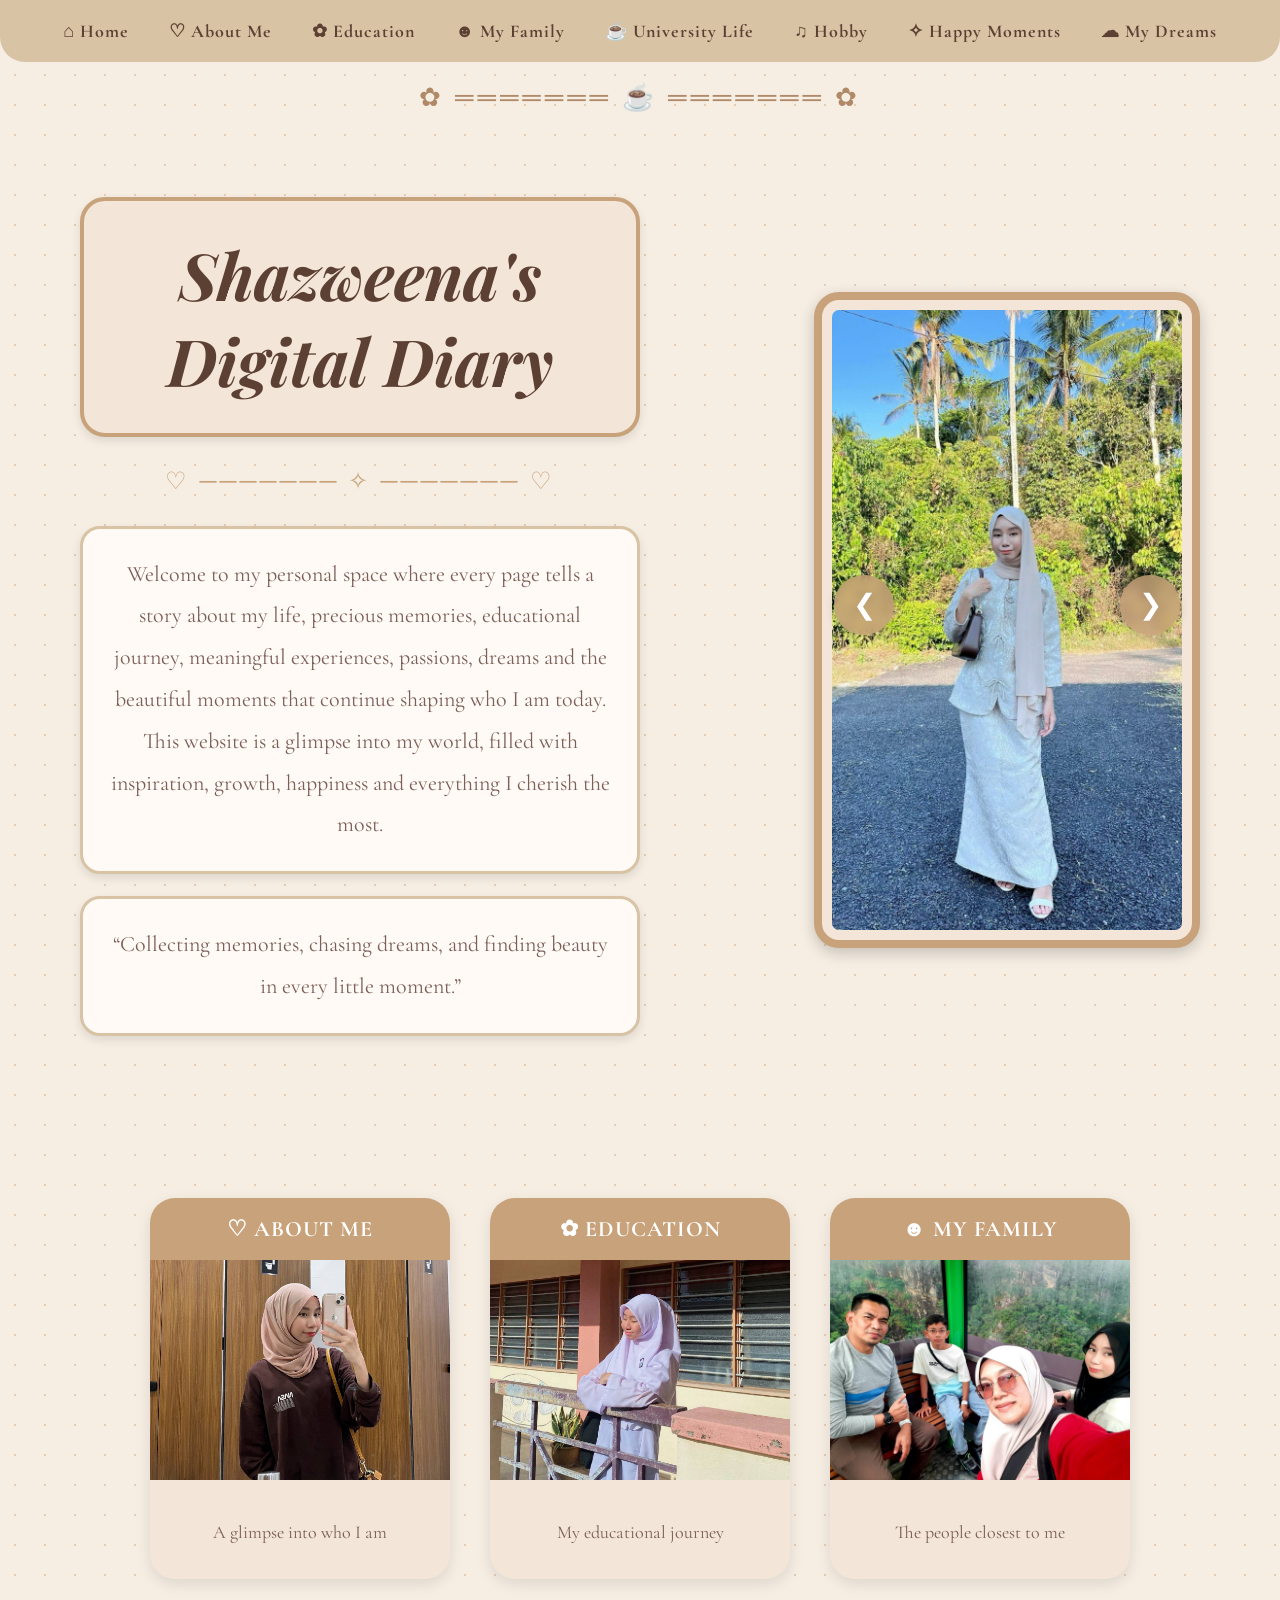
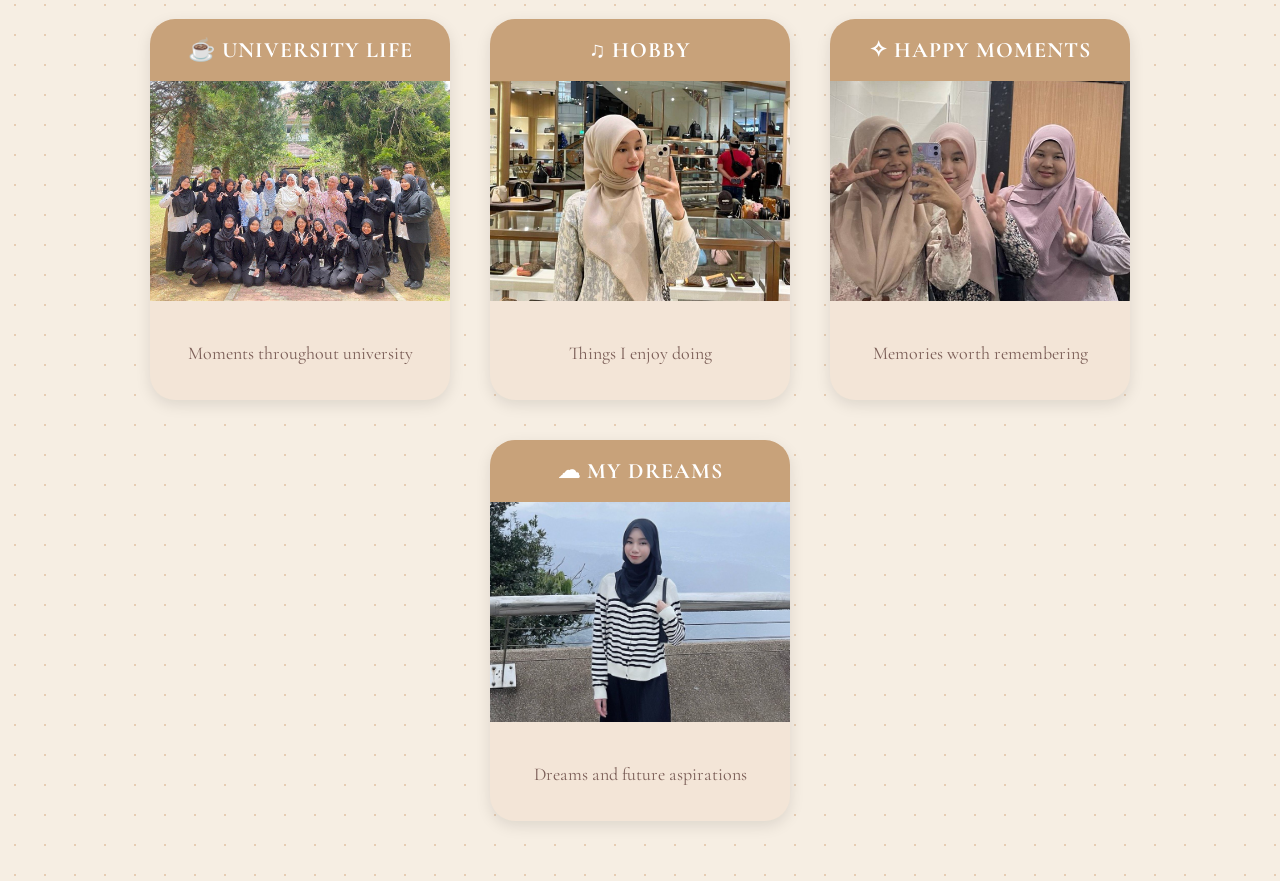
<file: index.html>
<!DOCTYPE html>
<html>
<head>
<title>Home Page</title>
<link rel="stylesheet" href="style.css">

<link rel="preconnect" href="https://fonts.googleapis.com">
<link rel="preconnect" href="https://fonts.gstatic.com" crossorigin>

<link href="https://fonts.googleapis.com/css2?family=Playfair+Display:ital,wght@1,600&family=Cormorant+Garamond:wght@300;400;500&display=swap" rel="stylesheet">


</head>

<body>

<nav>

<a href="index.html">⌂ Home</a>

<a href="about.html">♡ About Me</a>

<a href="education.html">✿ Education</a>

<a href="family.html">☻ My Family</a>

<a href="university.html">☕ University Life</a>

<a href="hobby.html">♫ Hobby</a>

<a href="happy.html">✧ Happy Moments</a>

<a href="dreams.html">☁ My Dreams</a>

</nav>

<div class="top-divider">

✿ ═══════ ☕ ═══════ ✿

</div>

<div class="home">

<div class="home-text">

<h1>Shazweena's Digital Diary</h1>

<div class="middle-divider">

♡ ─────── ✧ ─────── ♡

</div>

<p>
Welcome to my personal space where every page tells a story about my life, precious memories, educational journey, meaningful experiences, passions, dreams and the beautiful moments that continue shaping who I am today. This website is a glimpse into my world, filled with inspiration, growth, happiness and everything I cherish the most.
</p>

<p class="quote">

“Collecting memories, chasing dreams, and finding beauty in every little moment.”

</p>

</div>

<div class="home-image">

<button class="slide-btn left" onclick="previousImage()">❮</button>

<img id="slideshow" src="images/photo1.jpg">

<button class="slide-btn right" onclick="nextImage()">❯</button></div>

</div>


<script>

let images = [
"images/photo1.jpg",
"images/photo2.jpg",
"images/photo3.jpg",
"images/photo4.jpg",
"images/photo5.jpg"
];

let index = 0;

function changeImage(){

    let slideshow = document.getElementById("slideshow");

    slideshow.style.opacity = 0;

    setTimeout(function(){

    index++;

    if(index >= images.length){
            index = 0;
    }

    slideshow.src = images[index];

    slideshow.style.opacity = 1;

    },500);
}

setInterval(changeImage,3000);

function nextImage(){

    index++;

    if(index >= images.length){
        index = 0;
    }

    document.getElementById("slideshow").src = images[index];
}

function previousImage(){

    index--;

    if(index < 0){
        index = images.length - 1;
    }

    document.getElementById("slideshow").src = images[index];
}

</script>

<div class="menu-cards">
<a href="about.html" class="card-link">
<div class="card">
    <h3>♡ ABOUT ME</h3>
    <img src="images/about.jpg">
    <p>A glimpse into who I am</p>
</div>
</a>

<a href="education.html" class="card-link">
<div class="card">
    <h3>✿ EDUCATION</h3>
    <img src="images/education.jpg">
    <p>My educational journey</p>
</div>
</a>

<a href="family.html" class="card-link">
<div class="card">
    <h3>☻ MY FAMILY</h3>
    <img src="images/family.jpg">
    <p>The people closest to me</p>
</div>
</a>

<a href="university.html" class="card-link">
<div class="card">
    <h3>☕ UNIVERSITY LIFE</h3>
    <img src="images/university.jpg">
    <p>Moments throughout university</p>
</div>
</a>

<a href="hobby.html" class="card-link">
<div class="card">
    <h3>♫ HOBBY</h3>
    <img src="images/hobby.jpg">
    <p>Things I enjoy doing</p>
</div>
</a>

<a href="happy.html" class="card-link">
<div class="card">
    <h3>✧ HAPPY MOMENTS</h3>
    <img src="images/moments.jpg">
    <p>Memories worth remembering</p>
</div>
</a>

<a href="dreams.html" class="card-link">
<div class="card">
    <h3>☁ MY DREAMS</h3>
    <img src="images/dream.jpg">
    <p>Dreams and future aspirations</p>
</div>
</a>

</div>

<div class="music-player">

<audio autoplay loop>
    <source src="music/music.mp3" type="audio/mpeg">
</audio>

</div>

</body>
</html>
</file>
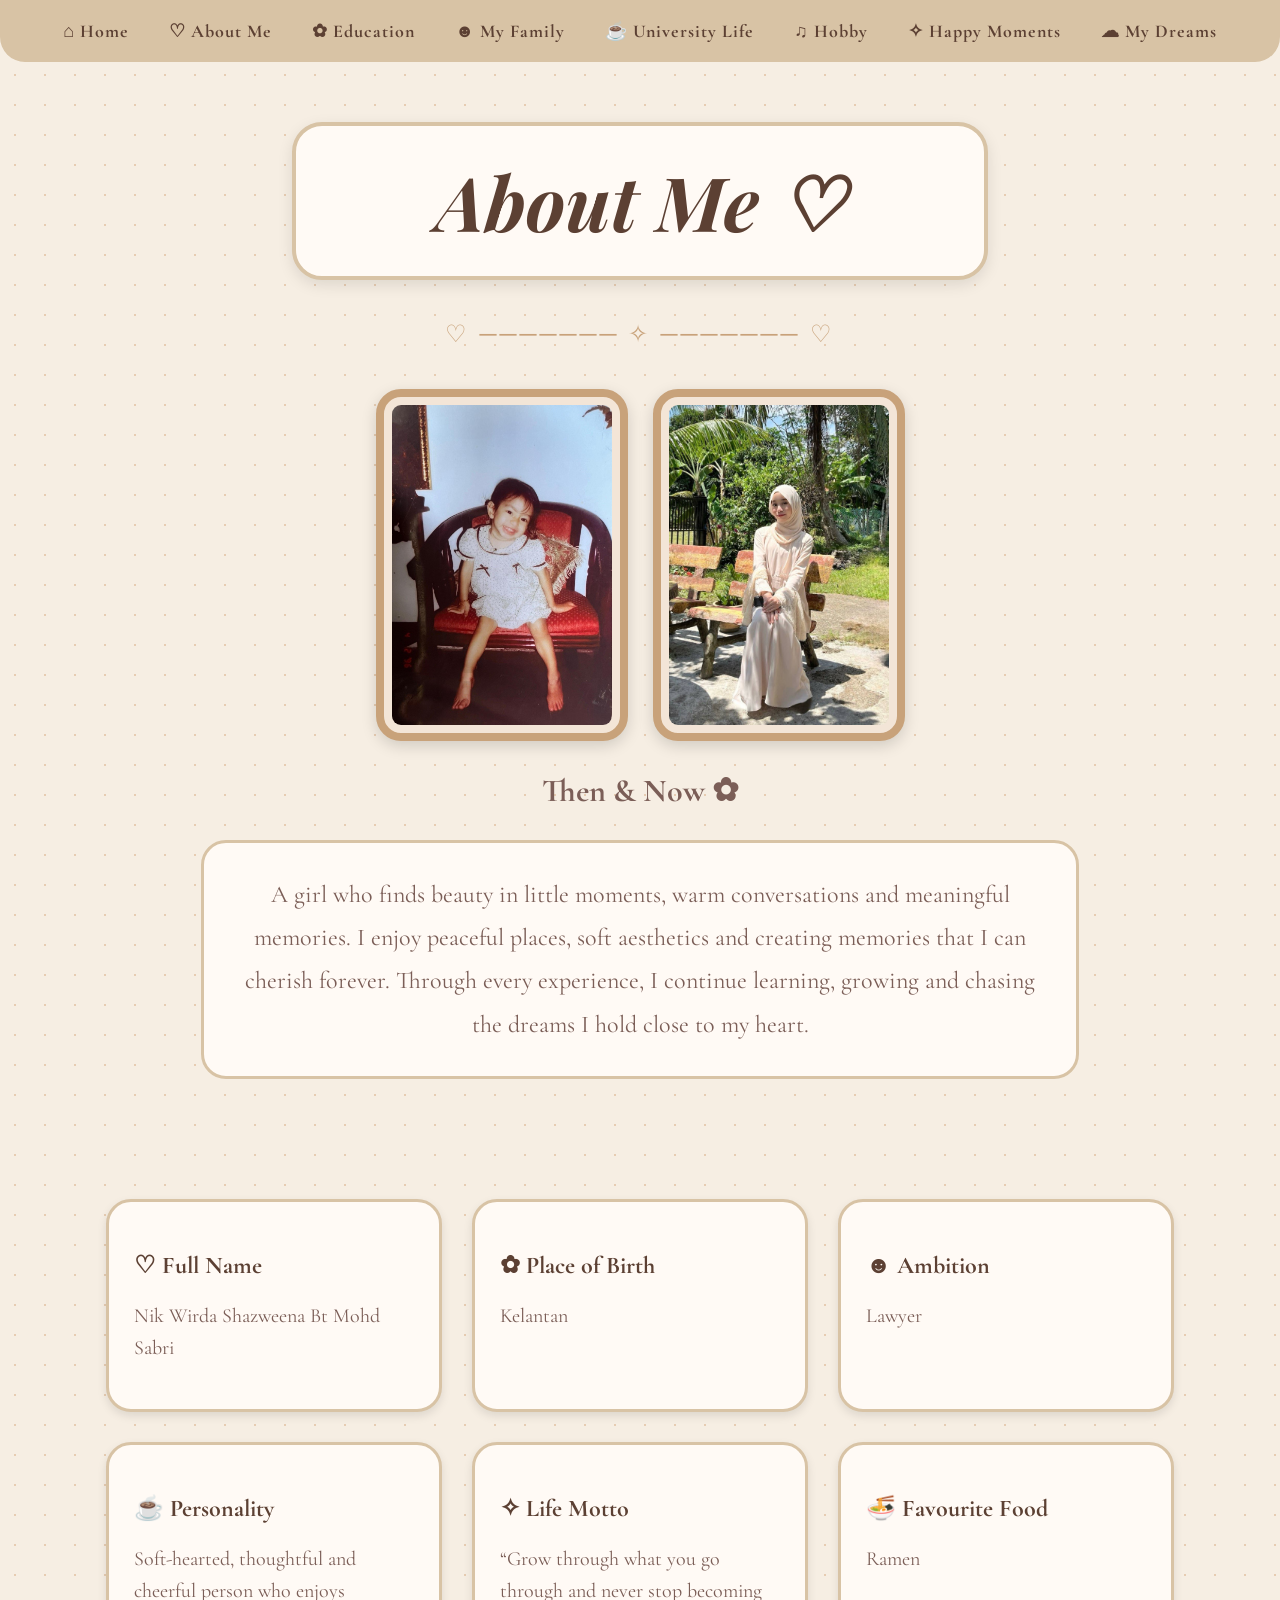
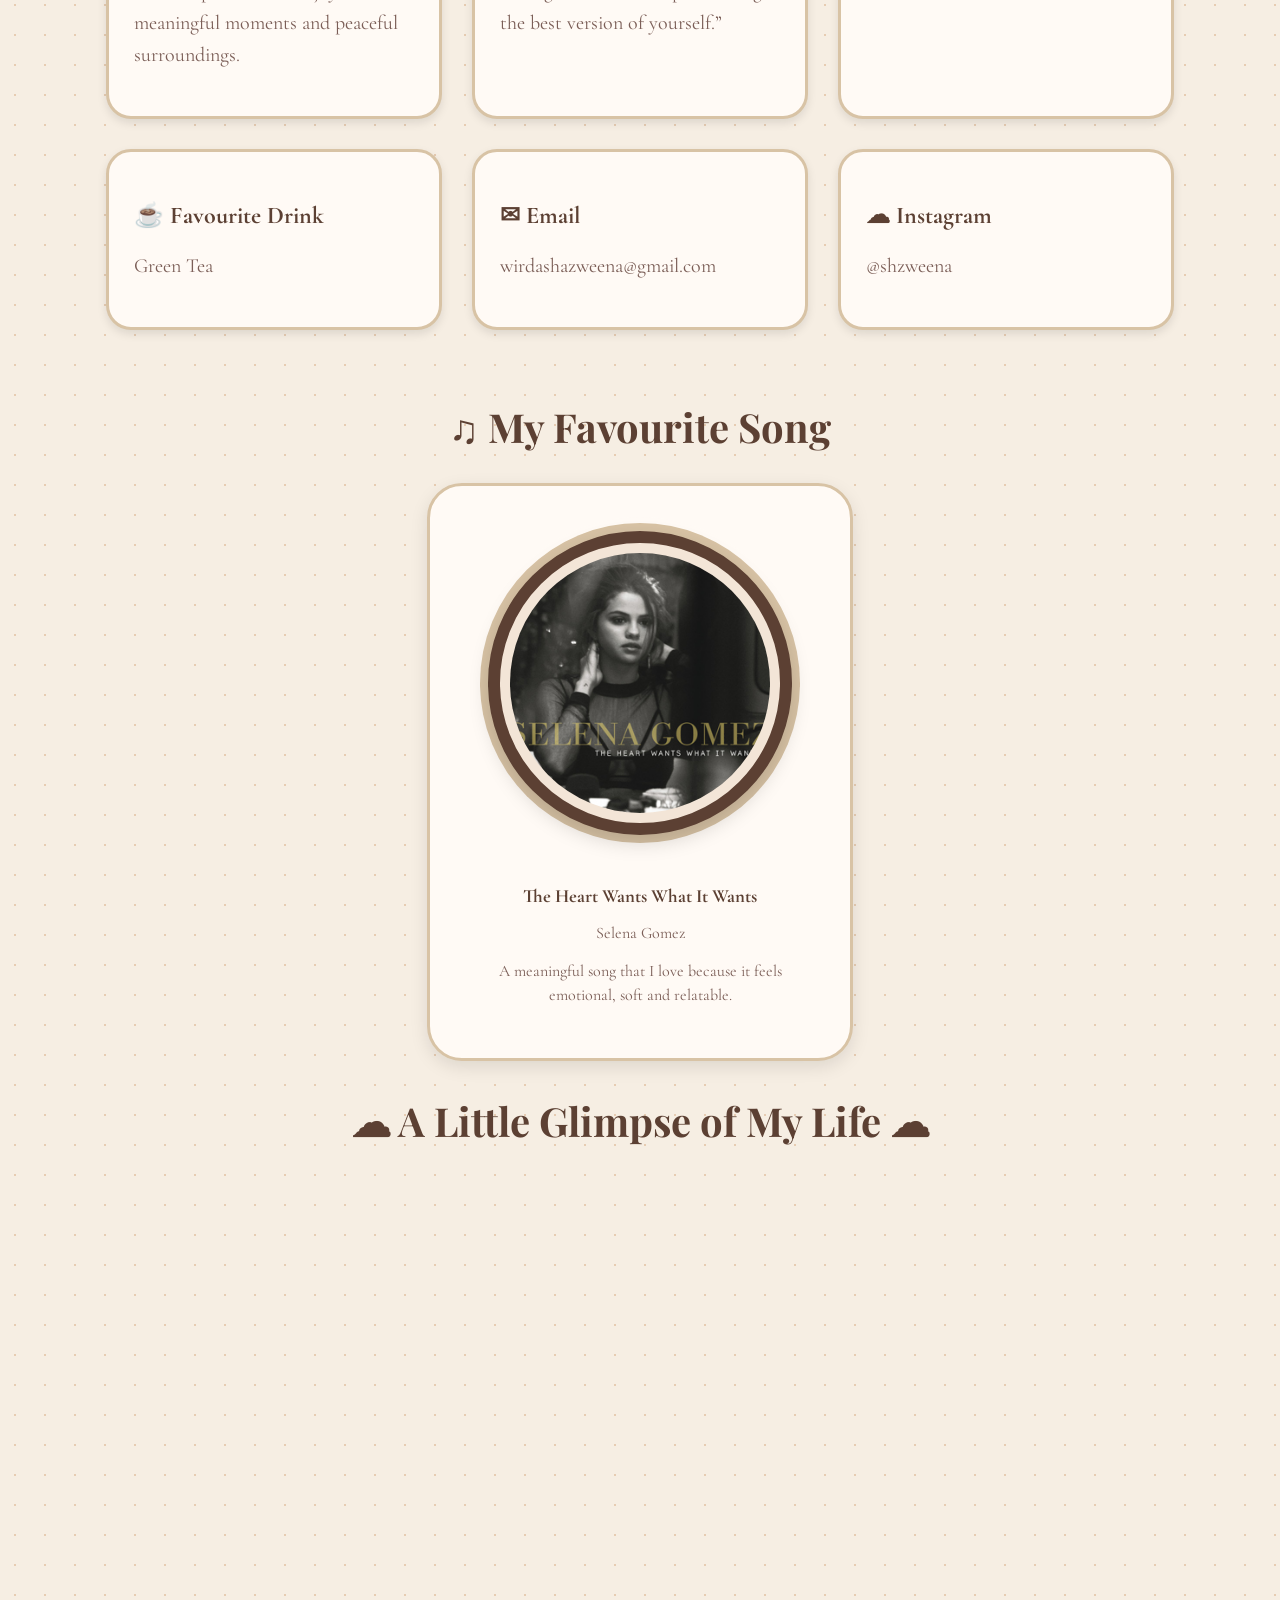
<file: about.html>
<!DOCTYPE html>
<html>
<head>

<title>About Me</title>
<link rel="stylesheet" href="styleaboutme.css">


<link rel="preconnect" href="https://fonts.googleapis.com">
<link rel="preconnect" href="https://fonts.gstatic.com" crossorigin>

<link href="https://fonts.googleapis.com/css2?family=Playfair+Display:ital,wght@1,600&family=Cormorant+Garamond:wght@300;400;500&display=swap" rel="stylesheet">

</head>

<body>

<nav>
<a href="index.html">⌂ Home</a>
<a href="about.html">♡ About Me</a>
<a href="education.html">✿ Education</a>
<a href="family.html">☻ My Family</a>
<a href="university.html">☕ University Life</a>
<a href="hobby.html">♫ Hobby</a>
<a href="happy.html">✧ Happy Moments</a>
<a href="dreams.html">☁ My Dreams</a>
</nav>

<div class="about-section">

<h1>About Me ♡</h1>

<div class="middle-divider">
♡ ─────── ✧ ─────── ♡
</div>

<div class="about-photos">
<img src="images/baby.jpg" class="about-pic">
<img src="images/current.jpg" class="about-pic">
</div>

<h2 class="then-now">Then & Now ✿</h2>

<p class="intro">
A girl who finds beauty in little moments, warm conversations and meaningful memories. I enjoy peaceful places, soft aesthetics and creating memories that I can cherish forever. Through every experience, I continue learning, growing and chasing the dreams I hold close to my heart.
</p>

</div>

<div class="info-container">

<div class="info-card"><h3>♡ Full Name</h3><p>Nik Wirda Shazweena Bt Mohd Sabri</p></div>
<div class="info-card"><h3>✿ Place of Birth</h3><p>Kelantan</p></div>
<div class="info-card"><h3>☻ Ambition</h3><p>Lawyer</p></div>
<div class="info-card"><h3>☕ Personality</h3><p>Soft-hearted, thoughtful and cheerful person who enjoys meaningful moments and peaceful surroundings.</p></div>
<div class="info-card"><h3>✧ Life Motto</h3><p>“Grow through what you go through and never stop becoming the best version of yourself.”</p></div>
<div class="info-card"><h3>🍜 Favourite Food</h3><p>Ramen</p></div>
<div class="info-card"><h3>☕ Favourite Drink</h3><p>Green Tea</p></div>
<div class="info-card"><h3>✉ Email</h3><p>wirdashazweena@gmail.com</p></div>
<div class="info-card"><h3>☁ Instagram</h3><p>@shzweena</p></div>

</div>

<!-- MUSIC SECTION START -->
<div class="music-section">

    <h2>♫ My Favourite Song</h2>

    <a href="https://open.spotify.com/search/the%20heart%20wants%20what%20it%20wants%20selena%20gomez" 
       target="_blank" 
       class="music-card">

        <img src="images/heart-wants.jpg">

        <div class="music-info">
            <h3>The Heart Wants What It Wants</h3>
            <p>Selena Gomez</p>

            <p class="desc">
                A meaningful song that I love because it feels emotional, soft and relatable.
            </p>
        </div>

    </a>

</div>
<!-- MUSIC SECTION END -->

<div class="video-section">
<h2>☁ A Little Glimpse of My Life ☁</h2>

<iframe
width="800"
height="450"
src="https://www.youtube.com/embed/sNwVhfJaml0"
title="A Little Glimpse of My Life"
frameborder="0"
allow="accelerometer; autoplay; clipboard-write; encrypted-media; gyroscope; picture-in-picture"
allowfullscreen>
</iframe>

<audio autoplay loop>
    <source src="music/music.mp3" type="audio/mpeg">
</audio>

</div>

</body>
</html>
</file>
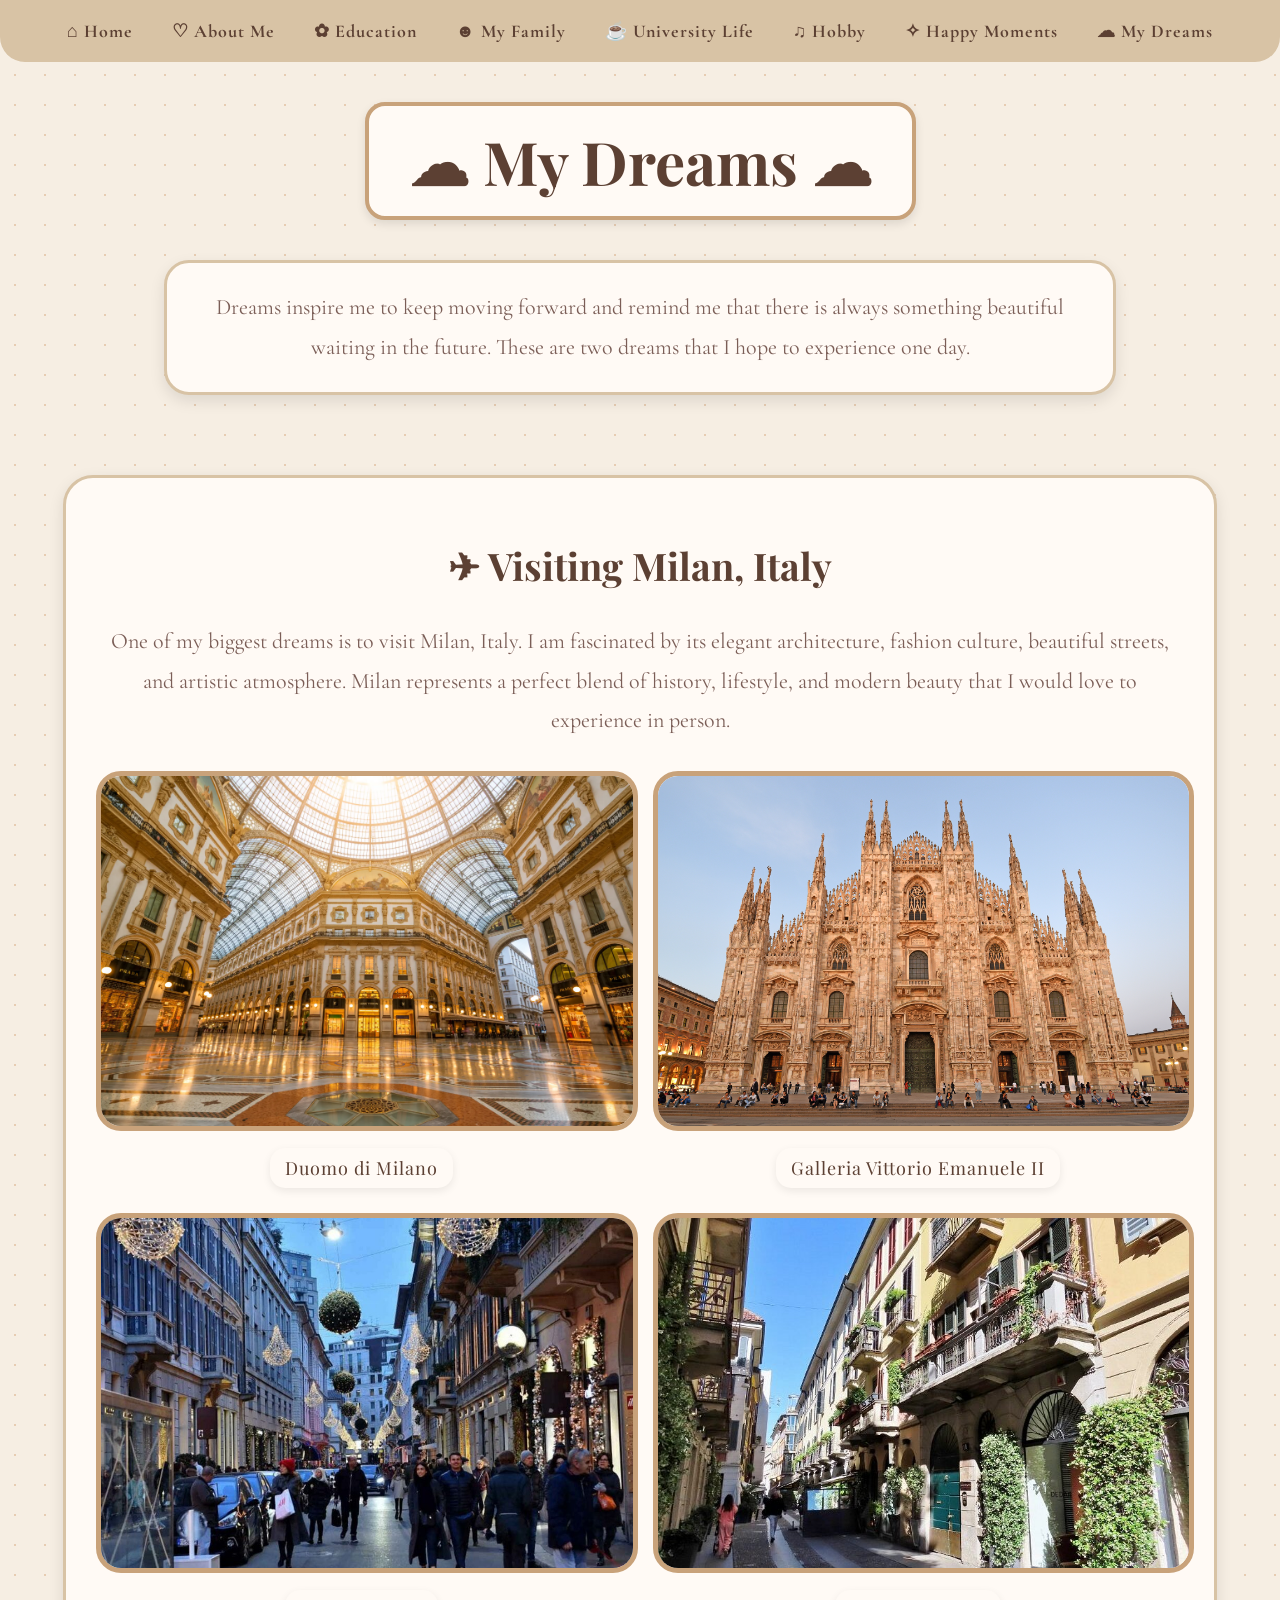
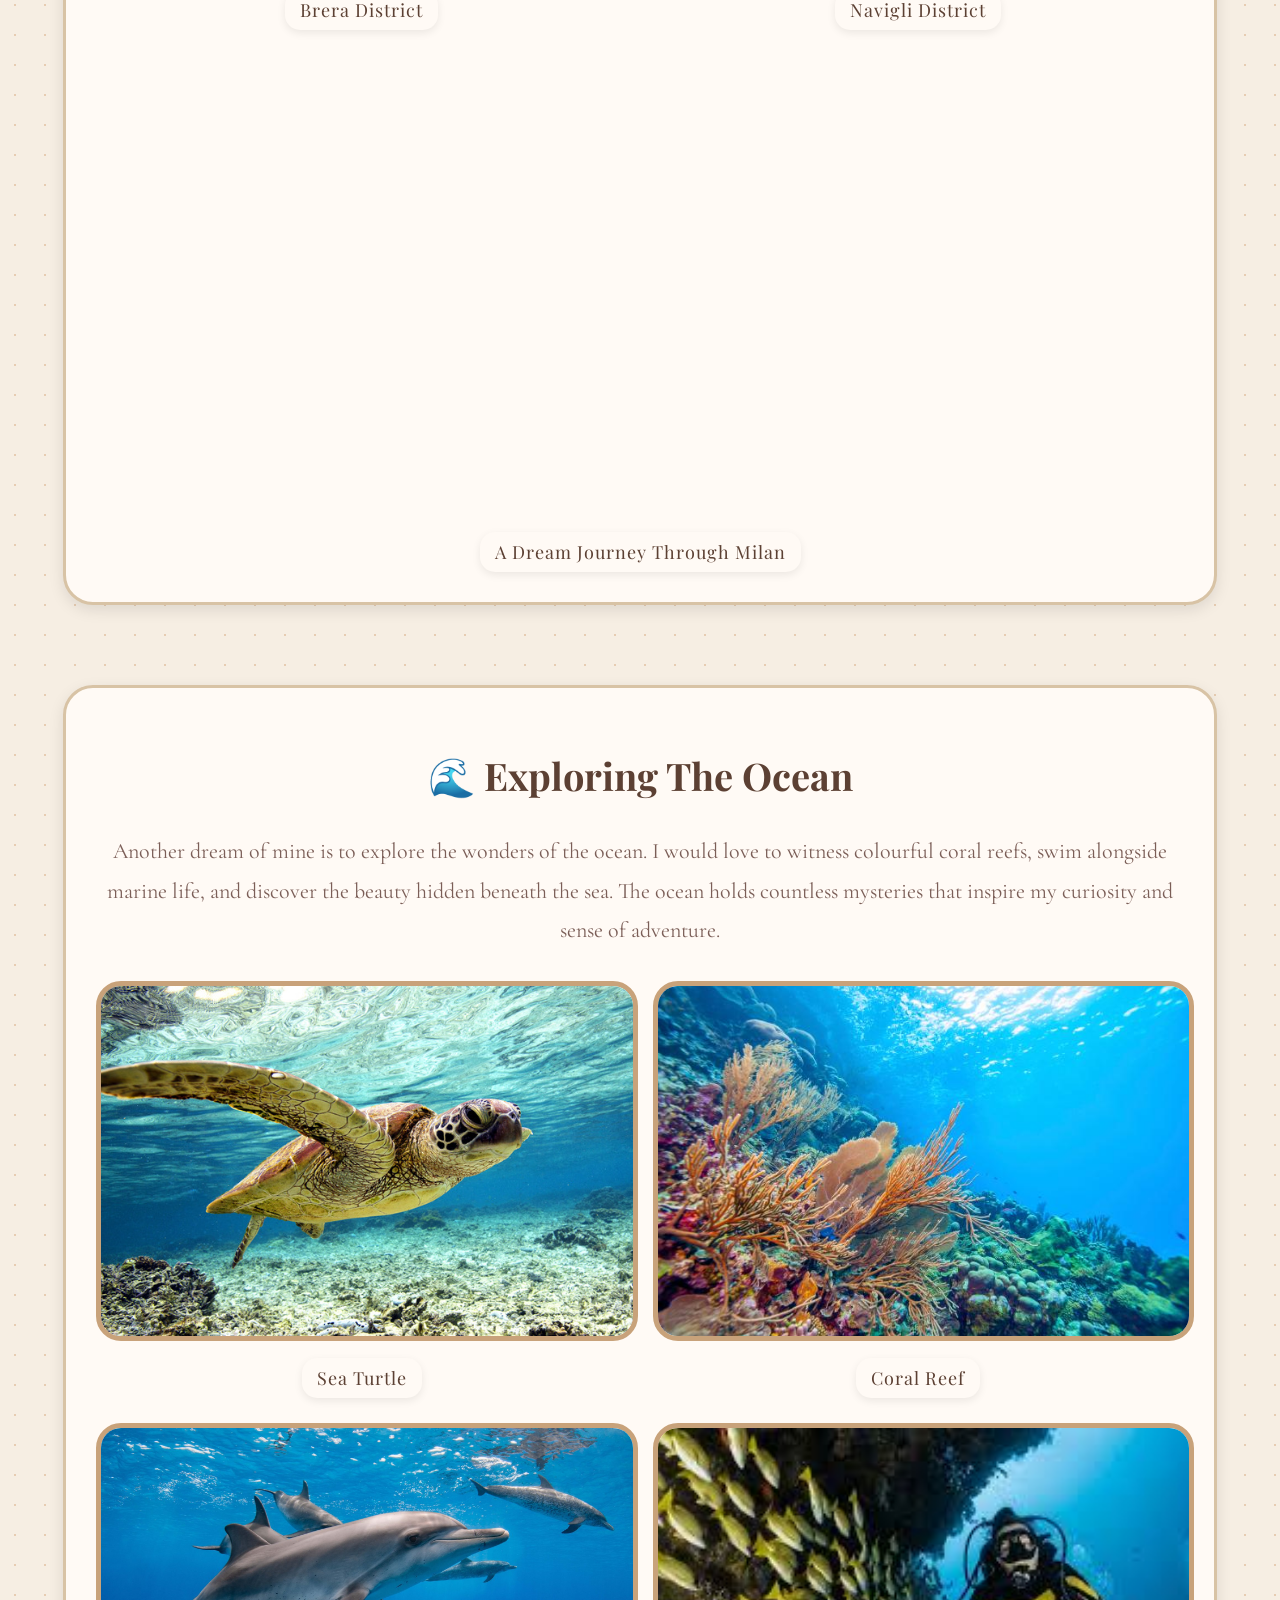
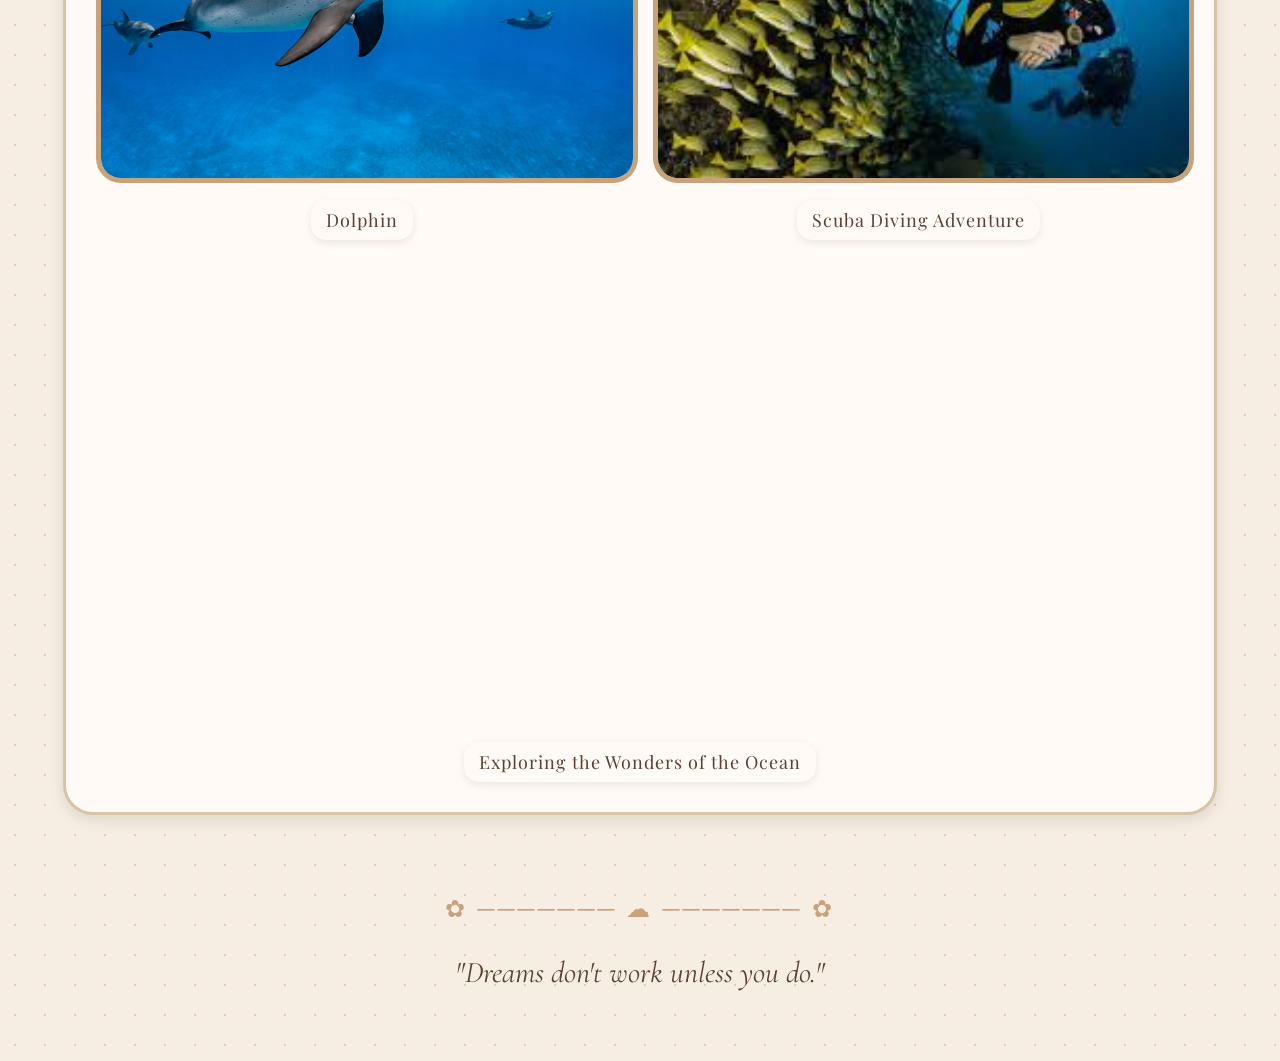
<file: dreams.html>
<!DOCTYPE html>
<html>
<head>

<title>My Dreams</title>
<link rel="stylesheet" href="styledreams.css">


<link rel="preconnect" href="https://fonts.googleapis.com">
<link rel="preconnect" href="https://fonts.gstatic.com" crossorigin>

<link href="https://fonts.googleapis.com/css2?family=Playfair+Display:ital,wght@1,600&family=Cormorant+Garamond:wght@300;400;500&display=swap" rel="stylesheet">

</head>

<body>

<nav>

<a href="index.html">⌂ Home</a>
<a href="about.html">♡ About Me</a>
<a href="education.html">✿ Education</a>
<a href="family.html">☻ My Family</a>
<a href="university.html">☕ University Life</a>
<a href="hobby.html">♫ Hobby</a>
<a href="happy.html">✧ Happy Moments</a>
<a href="dreams.html">☁ My Dreams</a>

</nav>

<h1>☁ My Dreams ☁</h1>

<div class="intro">

Dreams inspire me to keep moving forward and remind me that there is always something beautiful waiting in the future. These are two dreams that I hope to experience one day.

</div>

<!-- DREAM 1 -->

<div class="dream-section">

<h2>✈ Visiting Milan, Italy</h2>

<p>
One of my biggest dreams is to visit Milan, Italy. I am fascinated by its elegant architecture, fashion culture, beautiful streets, and artistic atmosphere. Milan represents a perfect blend of history, lifestyle, and modern beauty that I would love to experience in person.
</p>

<div class="gallery">

<div class="gallery-item">
<img src="images/milan1.jpg">
<div class="caption">Duomo di Milano</div>
</div>

<div class="gallery-item">
<img src="images/milan2.jpg">
<div class="caption">Galleria Vittorio Emanuele II</div>
</div>

<div class="gallery-item">
<img src="images/milan3.jpg">
<div class="caption">Brera District</div>
</div>

<div class="gallery-item">
<img src="images/milan4.jpg">
<div class="caption">Navigli District</div>
</div>

</div>

<div class="video-box">

<iframe
width="800"
height="450"
src="https://www.youtube.com/embed/TQVRZZKxrPY"
title="A Dream Journey Through Milan"
frameborder="0"
allow="accelerometer; autoplay; clipboard-write; encrypted-media; gyroscope; picture-in-picture"
allowfullscreen>
</iframe>

<div class="caption">A Dream Journey Through Milan</div>

</div>

</div>

<!-- DREAM 2 -->

<div class="dream-section">

<h2>🌊 Exploring The Ocean</h2>

<p>
Another dream of mine is to explore the wonders of the ocean. I would love to witness colourful coral reefs, swim alongside marine life, and discover the beauty hidden beneath the sea. The ocean holds countless mysteries that inspire my curiosity and sense of adventure.
</p>

<div class="gallery">

<div class="gallery-item">
<img src="images/ocean1.jpg">
<div class="caption">Sea Turtle</div>
</div>

<div class="gallery-item">
<img src="images/ocean2.jpg">
<div class="caption">Coral Reef</div>
</div>

<div class="gallery-item">
<img src="images/ocean3.jpg">
<div class="caption">Dolphin</div>
</div>

<div class="gallery-item">
<img src="images/ocean4.jpg">
<div class="caption">Scuba Diving Adventure</div>
</div>

</div>

<div class="video-box">

<iframe
width="800"
height="450"
src="https://www.youtube.com/embed/IjgEUGAqLR8"
title="Exploring the Wonders of the Ocean"
frameborder="0"
allow="accelerometer; autoplay; clipboard-write; encrypted-media; gyroscope; picture-in-picture"
allowfullscreen>
</iframe>

<div class="caption">Exploring the Wonders of the Ocean</div>

</div>

</div>

<div class="divider">

✿ ─────── ☁ ─────── ✿

</div>

<div class="quote">

"Dreams don't work unless you do."

</div>

<audio autoplay loop>
    <source src="music/music.mp3" type="audio/mpeg">
</audio>

</body>
</html>
</file>
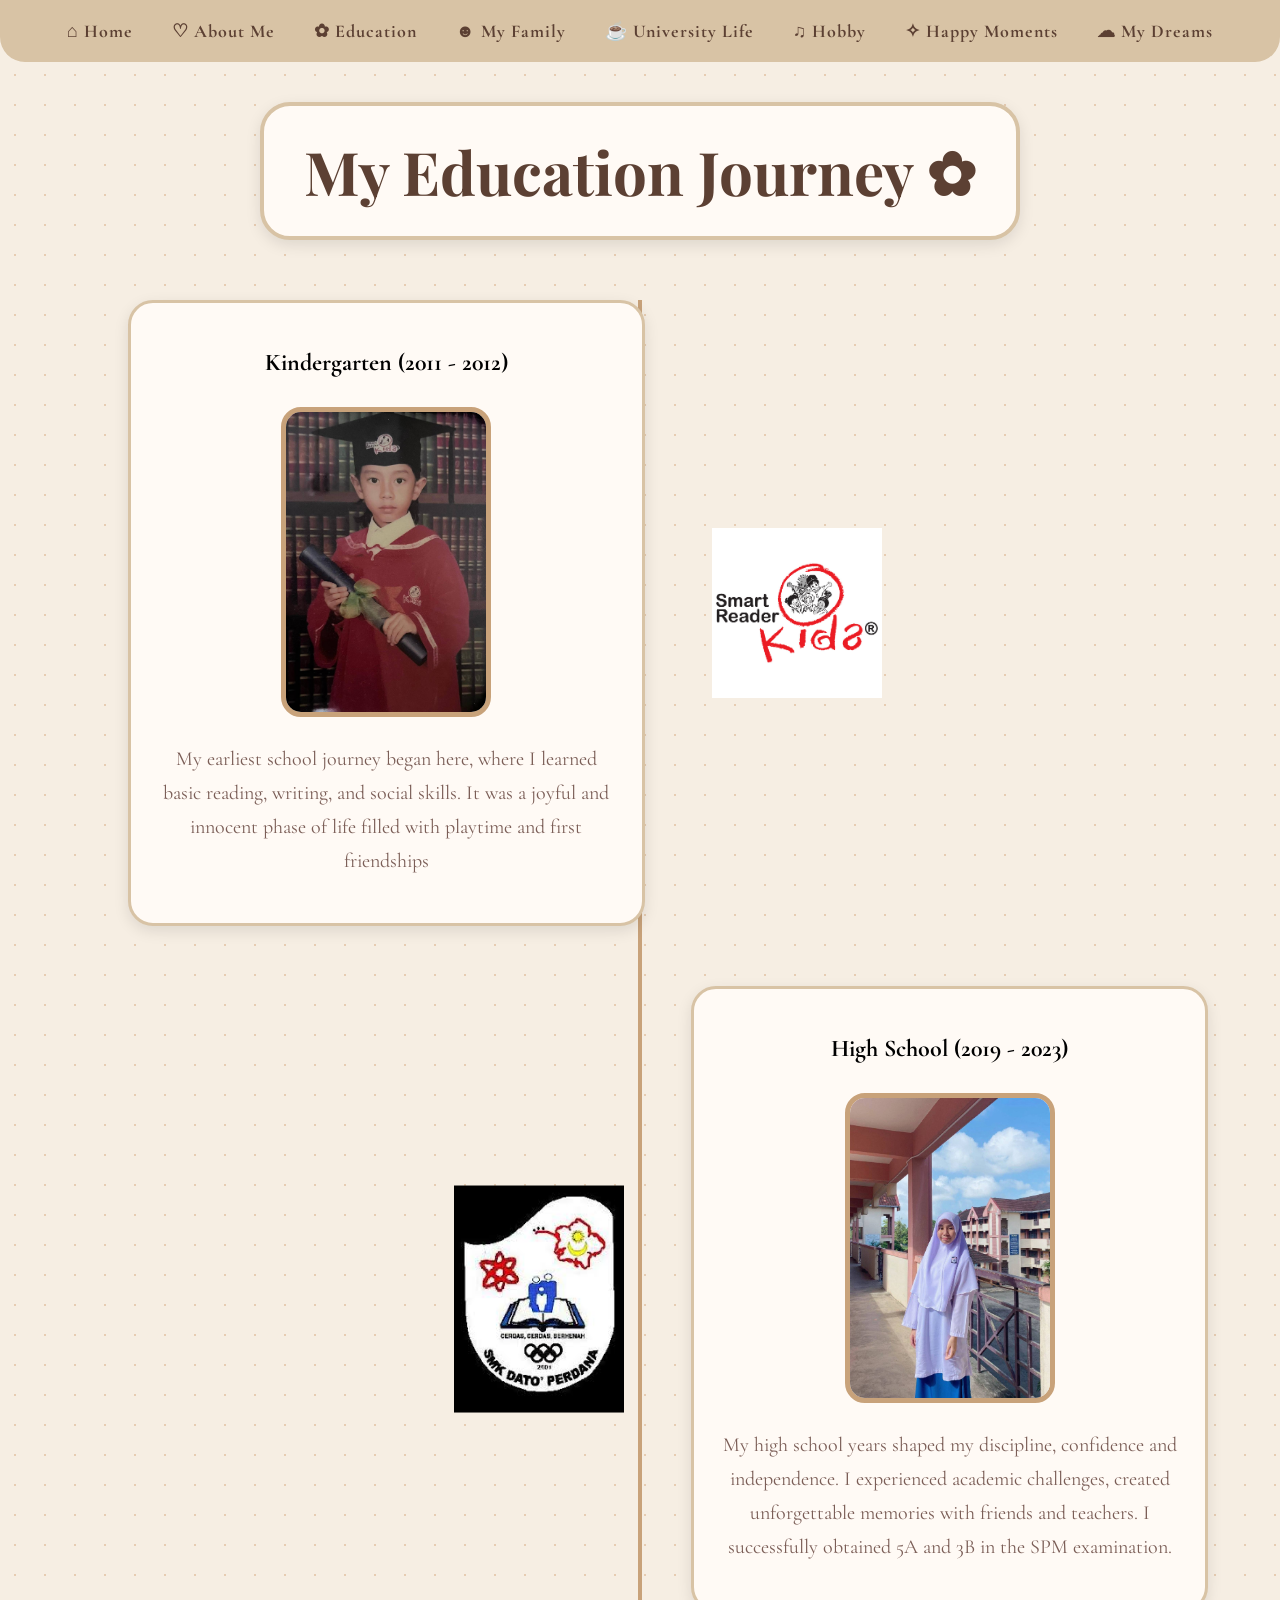
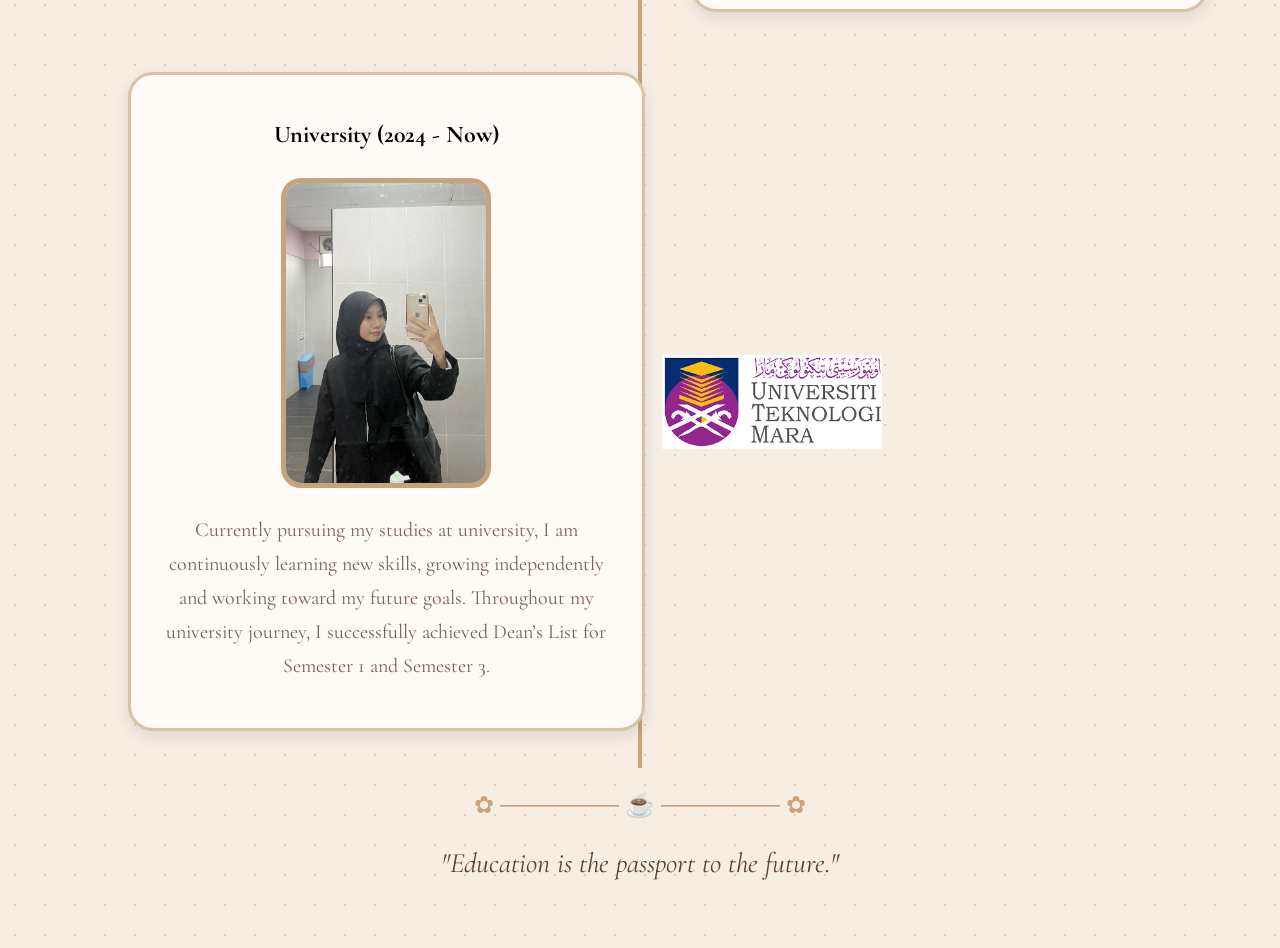
<file: education.html>
<!DOCTYPE html>
<html>
<head>

<title>Education</title>
<link rel="stylesheet" href="styleeducation.css">


<link rel="preconnect" href="https://fonts.googleapis.com">
<link rel="preconnect" href="https://fonts.gstatic.com" crossorigin>

<link href="https://fonts.googleapis.com/css2?family=Playfair+Display:ital,wght@1,600&family=Cormorant+Garamond:wght@300;400;500&display=swap" rel="stylesheet">

</head>

<body>

<nav>

<a href="index.html">⌂ Home</a>

<a href="about.html">♡ About Me</a>

<a href="education.html">✿ Education</a>

<a href="family.html">☻ My Family</a>

<a href="university.html">☕ University Life</a>

<a href="hobby.html">♫ Hobby</a>

<a href="happy.html">✧ Happy Moments</a>

<a href="dreams.html">☁ My Dreams</a>

</nav>

<h1>My Education Journey ✿</h1>

<div class="timeline">

<!-- KINDERGARTEN -->
<div class="timeline-item left">

<h2>Kindergarten (2011 - 2012)</h2>

<img src="images/kg_me.jpg" class="edu-pic">

<p>
My earliest school journey began here, where I learned basic reading, writing, and social skills. It was a joyful and innocent phase of life filled with playtime and first friendships
</p>

<img src="images/kg_logo.jpg" class="edu-logo right-logo">

</div>

<!-- HIGH SCHOOL -->
<div class="timeline-item right">

<h2>High School (2019 - 2023)</h2>

<img src="images/hs_me.jpg" class="edu-pic">

<p>
My high school years shaped my discipline, confidence and independence. I experienced academic challenges, created unforgettable memories with friends and teachers. I successfully obtained 5A and 3B in the SPM examination.
</p>

<img src="images/hs_logo.jpg" class="edu-logo left-logo">

</div>

<!-- UNIVERSITY -->
<div class="timeline-item left">

<h2>University (2024 - Now)</h2>

<img src="images/uni_me.jpg" class="edu-pic">

<p>
Currently pursuing my studies at university, I am continuously learning new skills, growing independently and working toward my future goals. Throughout my university journey, I successfully achieved Dean’s List for Semester 1 and Semester 3.
</p>

<img src="images/uitm_logo.jpg" class="edu-logo uitm-logo">

</div>

<div class="divider">
✿ ─────── ☕ ─────── ✿
</div>

<p style="text-align:center;font-size:28px;font-style:italic;color:#5c4033;">
"Education is the passport to the future."
</p>

<audio autoplay loop>
    <source src="music/music.mp3" type="audio/mpeg">
</audio>

</div>

</body>
</html>
</file>
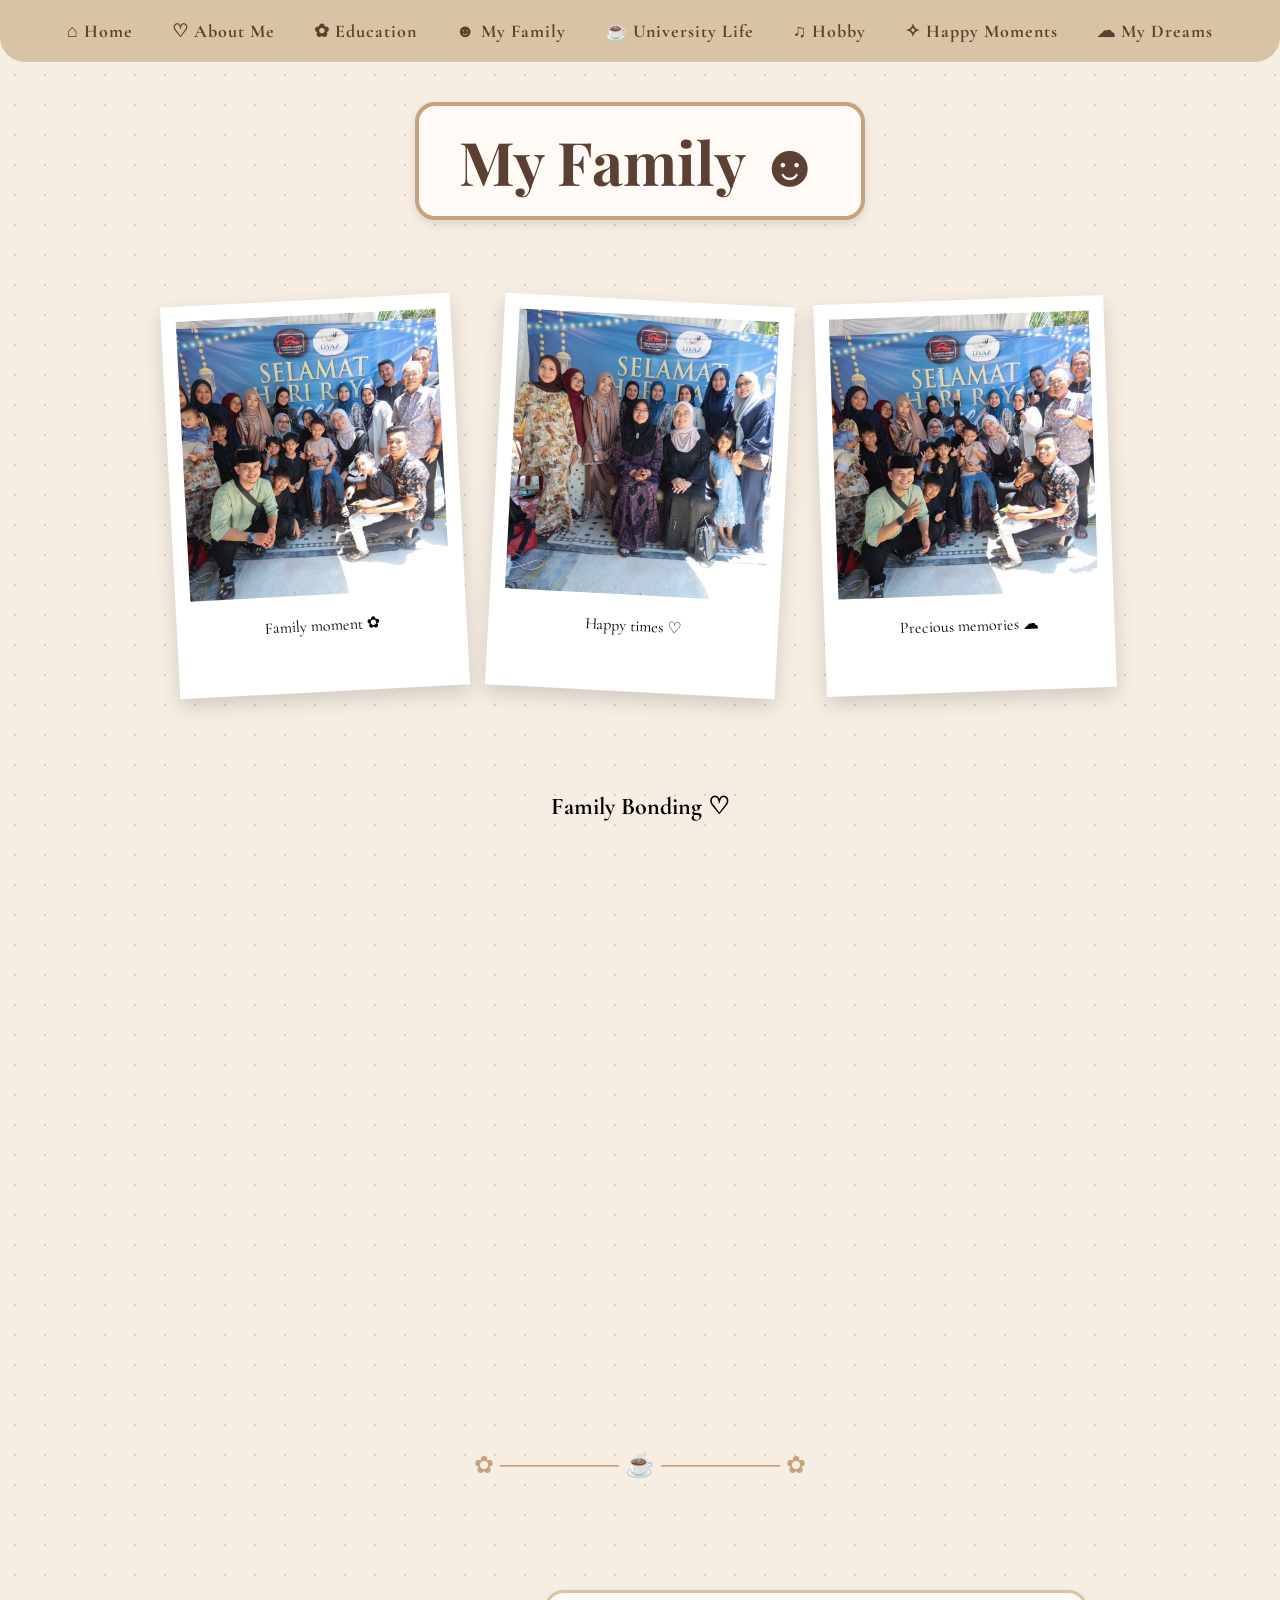
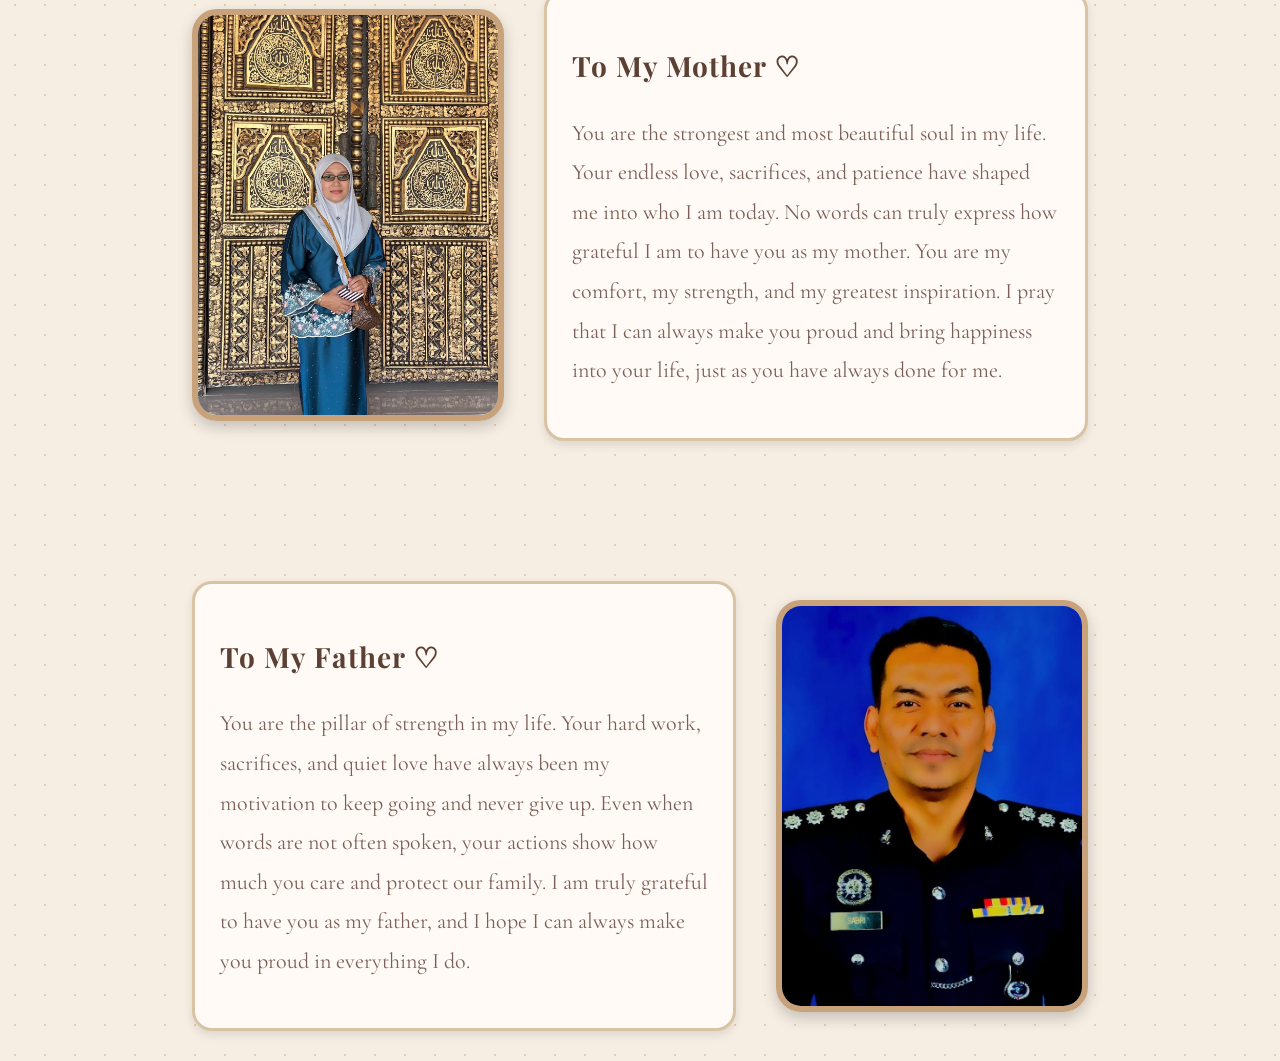
<file: family.html>
<!DOCTYPE html>
<html>
<head>

<title>My Family</title>
<link rel="stylesheet" href="stylefamily.css">


<link rel="preconnect" href="https://fonts.googleapis.com">
<link rel="preconnect" href="https://fonts.gstatic.com" crossorigin>

<link href="https://fonts.googleapis.com/css2?family=Playfair+Display:ital,wght@1,600&family=Cormorant+Garamond:wght@300;400;500&display=swap" rel="stylesheet">


</head>

<body>

<nav>
<a href="index.html">⌂ Home</a>
<a href="about.html">♡ About Me</a>
<a href="education.html">✿ Education</a>
<a href="family.html">☻ My Family</a>
<a href="university.html">☕ University Life</a>
<a href="hobby.html">♫ Hobby</a>
<a href="happy.html">✧ Happy Moments</a>
<a href="dreams.html">☁ My Dreams</a>
</nav>

<h1>My Family ☻</h1>

<div class="section">
<div class="wall">

<div class="polaroid p1">
<img src="images/family1.jpg">
<p>Family moment ✿</p>
</div>

<div class="polaroid p2">
<img src="images/family2.jpg">
<p>Happy times ♡</p>
</div>

<div class="polaroid p3">
<img src="images/family3.jpg">
<p>Precious memories ☁</p>
</div>

</div>
</div>

<div class="video-box">

<h2>Family Bonding ♡</h2>

<div class="video-row">

<iframe
width="315"
height="560"
src="https://www.youtube.com/embed/-kP8ELDImSs"
title="Family Video 1"
frameborder="0"
allowfullscreen>
</iframe>

<iframe
width="315"
height="560"
src="https://www.youtube.com/embed/8mk7QkHFQro"
title="Family Video 2"
frameborder="0"
allowfullscreen>
</iframe></div>

</div>

<div class="divider">
✿ ─────── ☕ ─────── ✿
</div>

<div class="mom-section">

<img src="images/mom.jpg">

<div class="mom-text">

<!-- MOM SECTION CONTENT -->
<h2>To My Mother ♡</h2>

<p>
You are the strongest and most beautiful soul in my life.  
Your endless love, sacrifices, and patience have shaped me into who I am today.  

No words can truly express how grateful I am to have you as my mother.  
You are my comfort, my strength, and my greatest inspiration.  

I pray that I can always make you proud and bring happiness into your life, just as you have always done for me.  
</p>

</div> <!-- CLOSE mom-text -->

</div> <!-- CLOSE mom-section -->

<!-- DAD SECTION -->
<div class="dad-section">

<img src="images/dad.jpg">

<div class="dad-text">

<h2>To My Father ♡</h2>

<p>
You are the pillar of strength in my life.  
Your hard work, sacrifices, and quiet love have always been my motivation to keep going and never give up.  

Even when words are not often spoken, your actions show how much you care and protect our family.  

I am truly grateful to have you as my father, and I hope I can always make you proud in everything I do.  
</p>

</div>

</div>

<audio autoplay loop>
    <source src="music/music.mp3" type="audio/mpeg">
</audio>

</div>
</body>
</html>
</file>
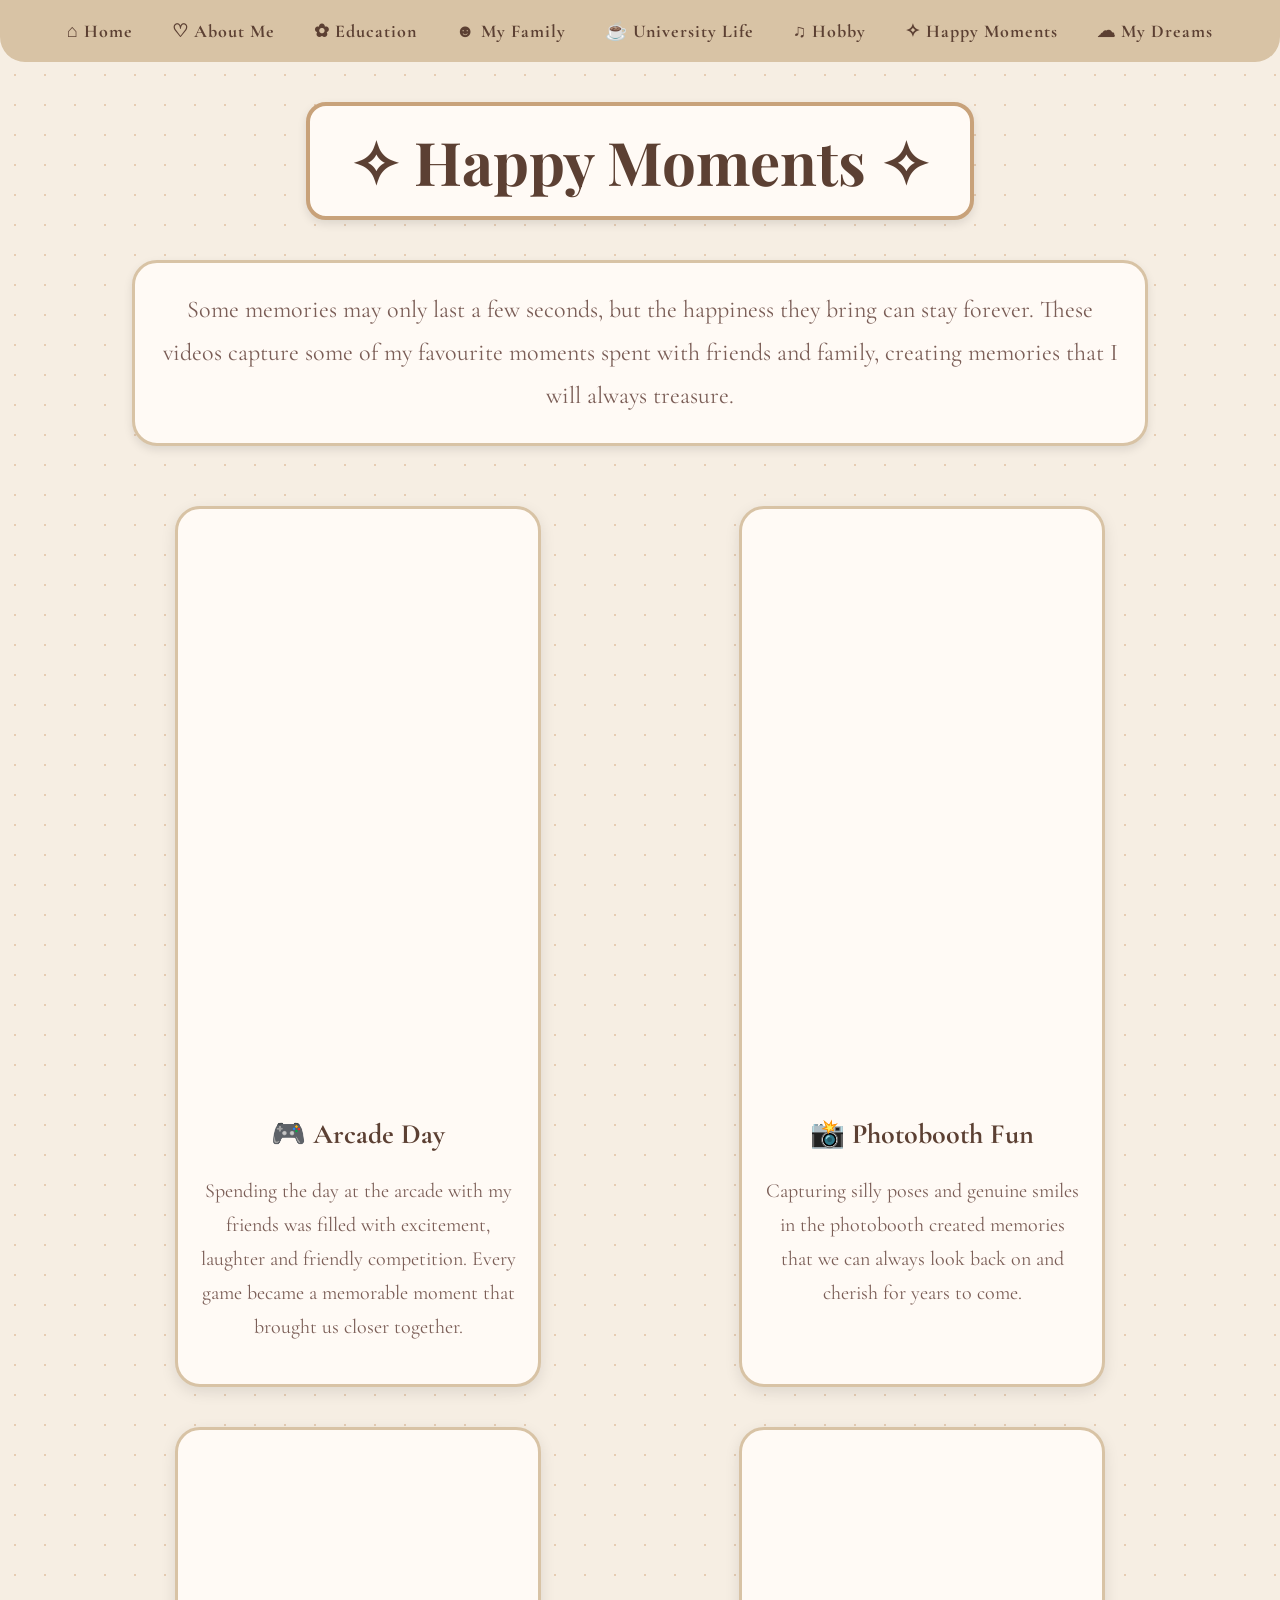
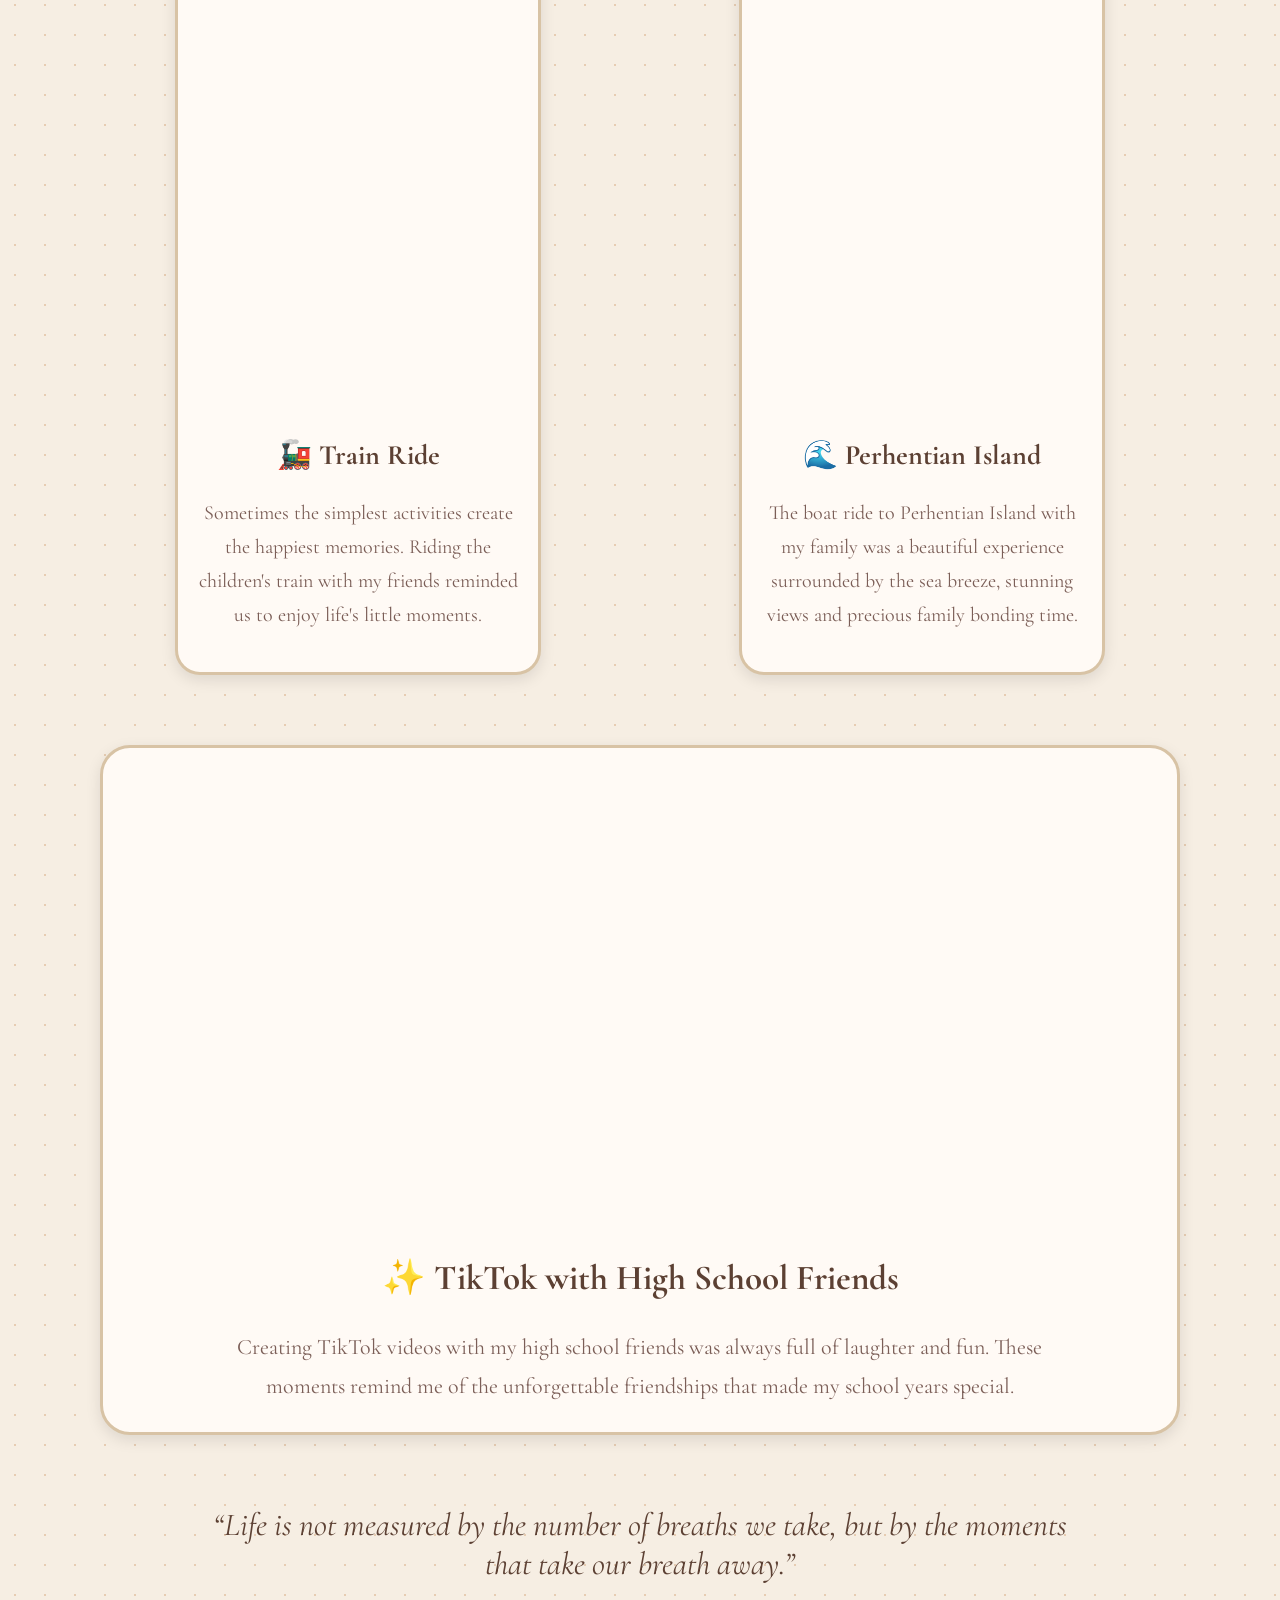
<file: happy.html>
<!DOCTYPE html>
<html>
<head>

<title>Happy Moments</title>
<link rel="stylesheet" href="stylehappy.css">


<link rel="preconnect" href="https://fonts.googleapis.com">
<link rel="preconnect" href="https://fonts.gstatic.com" crossorigin>

<link href="https://fonts.googleapis.com/css2?family=Playfair+Display:ital,wght@1,600&family=Cormorant+Garamond:wght@300;400;500&display=swap" rel="stylesheet">

</head>

<body>

<nav>

<a href="index.html">⌂ Home</a>

<a href="about.html">♡ About Me</a>

<a href="education.html">✿ Education</a>

<a href="family.html">☻ My Family</a>

<a href="university.html">☕ University Life</a>

<a href="hobby.html">♫ Hobby</a>

<a href="happy.html">✧ Happy Moments</a>

<a href="dreams.html">☁ My Dreams</a>

</nav>

<h1>✧ Happy Moments ✧</h1>

<div class="intro">

Some memories may only last a few seconds, but the happiness they bring can stay forever. These videos capture some of my favourite moments spent with friends and family, creating memories that I will always treasure.

</div>

<div class="video-grid">

<!-- VIDEO 1 -->

<div class="video-card">

<iframe
width="315"
height="560"
src="https://www.youtube.com/embed/VH6nB3S3QqM"
title="Arcade Day"
frameborder="0"
allow="accelerometer; autoplay; clipboard-write; encrypted-media; gyroscope; picture-in-picture"
allowfullscreen>
</iframe>

<h2>🎮 Arcade Day</h2>

<p>
Spending the day at the arcade with my friends was filled with excitement, laughter and friendly competition. Every game became a memorable moment that brought us closer together.
</p>

</div>

<!-- VIDEO 2 -->

<div class="video-card">

<iframe
width="315"
height="560"
src="https://www.youtube.com/embed/Yz33USkJe3g"
title="Photobooth Fun"
frameborder="0"
allow="accelerometer; autoplay; clipboard-write; encrypted-media; gyroscope; picture-in-picture"
allowfullscreen>
</iframe>

<h2>📸 Photobooth Fun</h2>

<p>
Capturing silly poses and genuine smiles in the photobooth created memories that we can always look back on and cherish for years to come.
</p>

</div>

<!-- VIDEO 3 -->

<div class="video-card">

<iframe
width="315"
height="560"
src="https://www.youtube.com/embed/h627HWqX1bs"
title="Train Ride"
frameborder="0"
allow="accelerometer; autoplay; clipboard-write; encrypted-media; gyroscope; picture-in-picture"
allowfullscreen>
</iframe>

<h2>🚂 Train Ride</h2>

<p>
Sometimes the simplest activities create the happiest memories. Riding the children's train with my friends reminded us to enjoy life's little moments.
</p>

</div>

<!-- VIDEO 4 -->

<div class="video-card">

<iframe
width="315"
height="560"
src="https://www.youtube.com/embed/_zrPAATbRp8"
title="Perhentian Island"
frameborder="0"
allow="accelerometer; autoplay; clipboard-write; encrypted-media; gyroscope; picture-in-picture"
allowfullscreen>
</iframe>

<h2>🌊 Perhentian Island</h2>

<p>
The boat ride to Perhentian Island with my family was a beautiful experience surrounded by the sea breeze, stunning views and precious family bonding time.
</p>

</div>

</div>

<!-- FEATURED VIDEO -->

<div class="featured-video">

<iframe
width="800"
height="450"
src="https://www.youtube.com/embed/U_345PUB5RE"
title="TikTok with High School Friends"
frameborder="0"
allow="accelerometer; autoplay; clipboard-write; encrypted-media; gyroscope; picture-in-picture"
allowfullscreen>
</iframe>

<h2>✨ TikTok with High School Friends</h2>

<p>
Creating TikTok videos with my high school friends was always full of laughter and fun. These moments remind me of the unforgettable friendships that made my school years special.
</p>

</div>

<div class="quote">

“Life is not measured by the number of breaths we take, but by the moments that take our breath away.”

</div>

<audio autoplay loop>
    <source src="music/music.mp3" type="audio/mpeg">
</audio>


</body>
</html>
</file>
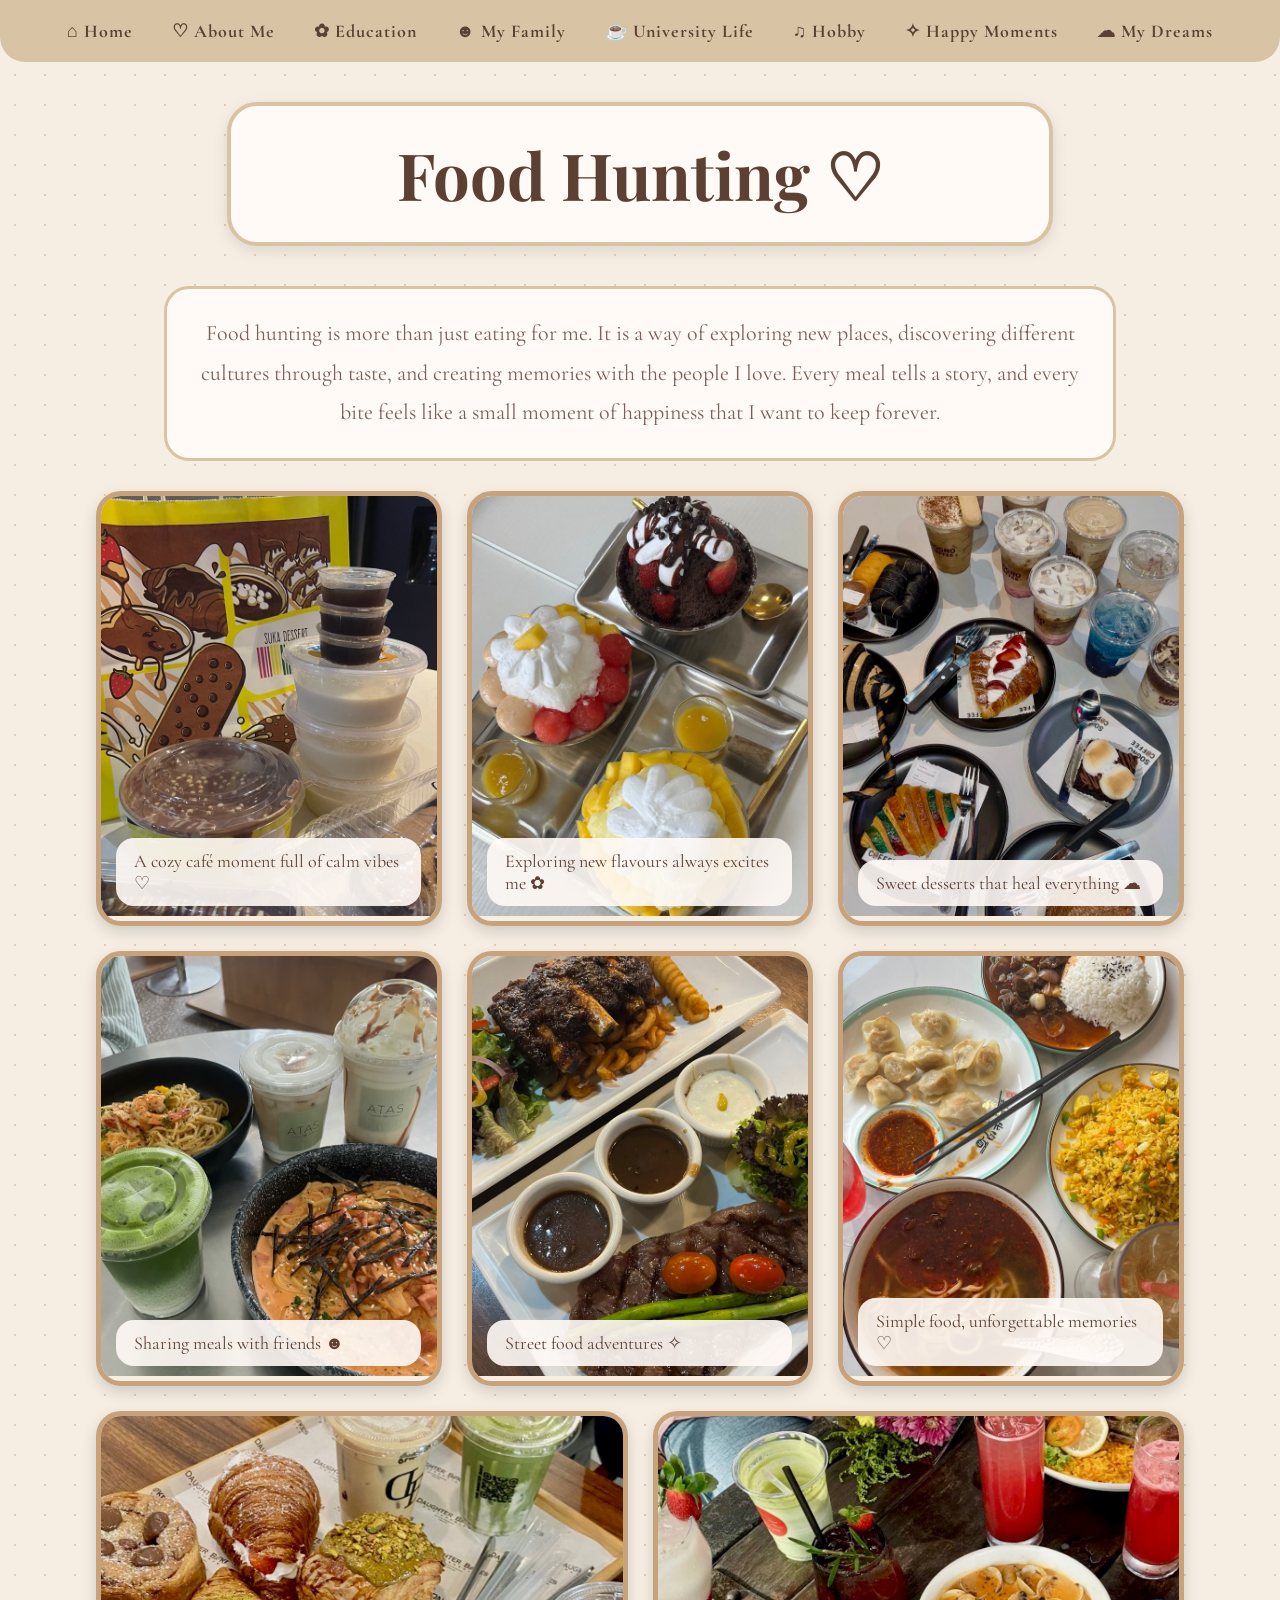
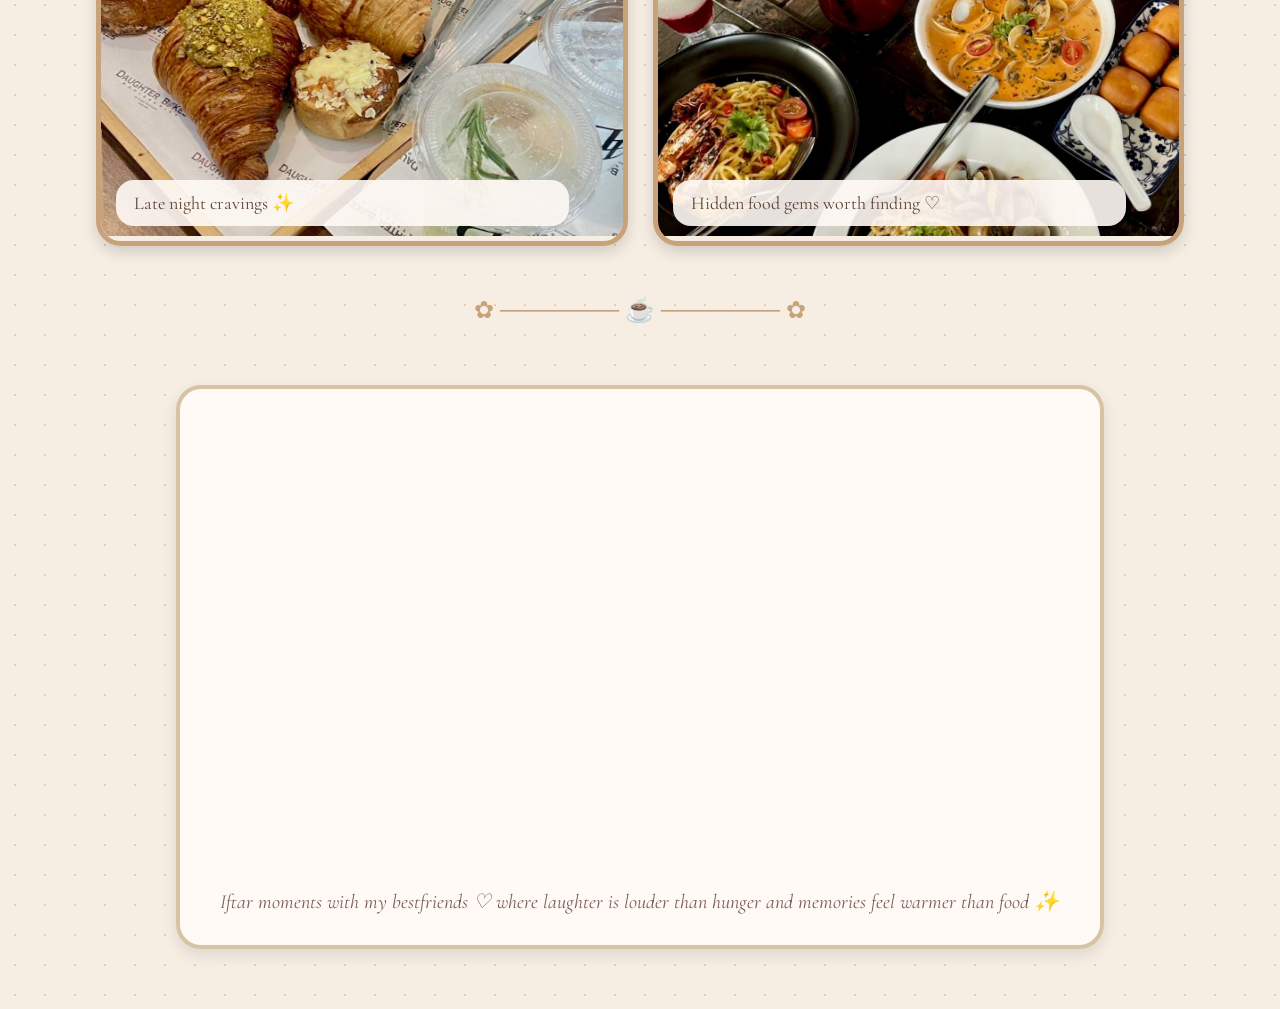
<file: hobby.html>
<!DOCTYPE html>
<html>
<head>

<title>Food Hunting</title>
<link rel="stylesheet" href="stylehobby.css">

<link rel="preconnect" href="https://fonts.googleapis.com">
<link rel="preconnect" href="https://fonts.gstatic.com" crossorigin>

<link href="https://fonts.googleapis.com/css2?family=Playfair+Display:ital,wght@1,600&family=Cormorant+Garamond:wght@300;400;500&display=swap" rel="stylesheet">

</head>

<body>

<nav>
<a href="index.html">⌂ Home</a>
<a href="about.html">♡ About Me</a>
<a href="education.html">✿ Education</a>
<a href="family.html">☻ My Family</a>
<a href="university.html">☕ University Life</a>
<a href="hobby.html">♫ Hobby</a>
<a href="happy.html">✧ Happy Moments</a>
<a href="dreams.html">☁ My Dreams</a>
</nav>

<h1>Food Hunting ♡</h1>

<p class="intro">
Food hunting is more than just eating for me. It is a way of exploring new places, discovering different cultures through taste, and creating memories with the people I love. Every meal tells a story, and every bite feels like a small moment of happiness that I want to keep forever.
</p>

<div class="gallery">

<!-- ROW 1 -->
<div class="row">
<div class="photo"><img src="images/food1.jpg"><div class="caption">A cozy café moment full of calm vibes ♡</div></div>
<div class="photo"><img src="images/food2.jpg"><div class="caption">Exploring new flavours always excites me ✿</div></div>
<div class="photo"><img src="images/food3.jpg"><div class="caption">Sweet desserts that heal everything ☁</div></div>
</div>

<!-- ROW 2 -->
<div class="row">
<div class="photo"><img src="images/food4.jpg"><div class="caption">Sharing meals with friends ☻</div></div>
<div class="photo"><img src="images/food5.jpg"><div class="caption">Street food adventures ✧</div></div>
<div class="photo"><img src="images/food6.jpg"><div class="caption">Simple food, unforgettable memories ♡</div></div>
</div>

<!-- ROW 3 -->
<div class="row">
<div class="photo"><img src="images/food7.jpg"><div class="caption">Late night cravings ✨</div></div>
<div class="photo"><img src="images/food8.jpg"><div class="caption">Hidden food gems worth finding ♡</div></div>
</div>

<div class="divider">
✿ ─────── ☕ ─────── ✿
</div>

<!-- VIDEO SECTION -->
<div class="video-section">

    <iframe
width="800"
height="450"
src="https://www.youtube.com/embed/CyzJlflxw4A"
title="Iftar Moments"
frameborder="0"
allow="accelerometer; autoplay; clipboard-write; encrypted-media; gyroscope; picture-in-picture"
allowfullscreen>
</iframe>

    <div class="video-caption">
        Iftar moments with my bestfriends ♡  
        where laughter is louder than hunger and memories feel warmer than food ✨
    </div>

</div>

<audio autoplay loop>
    <source src="music/music.mp3" type="audio/mpeg">
</audio>

</div>
</body>
</html>
</file>
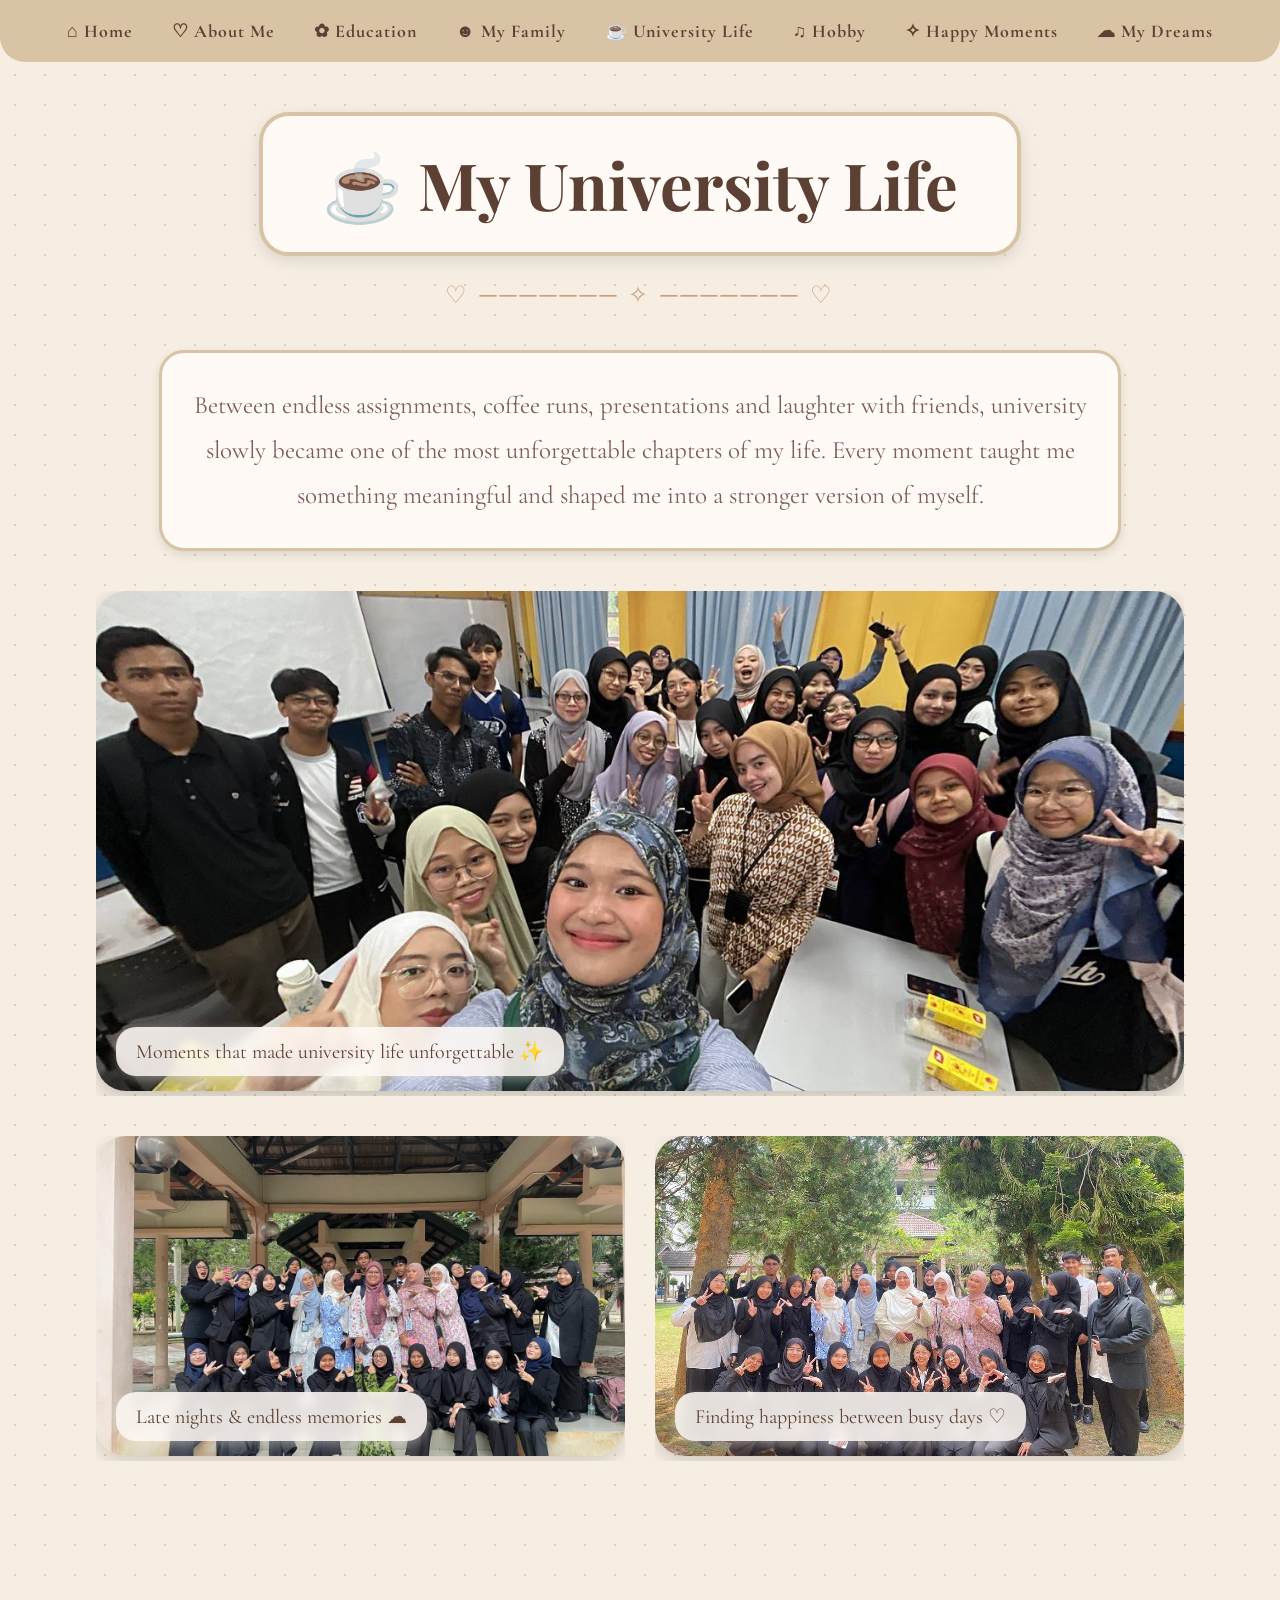
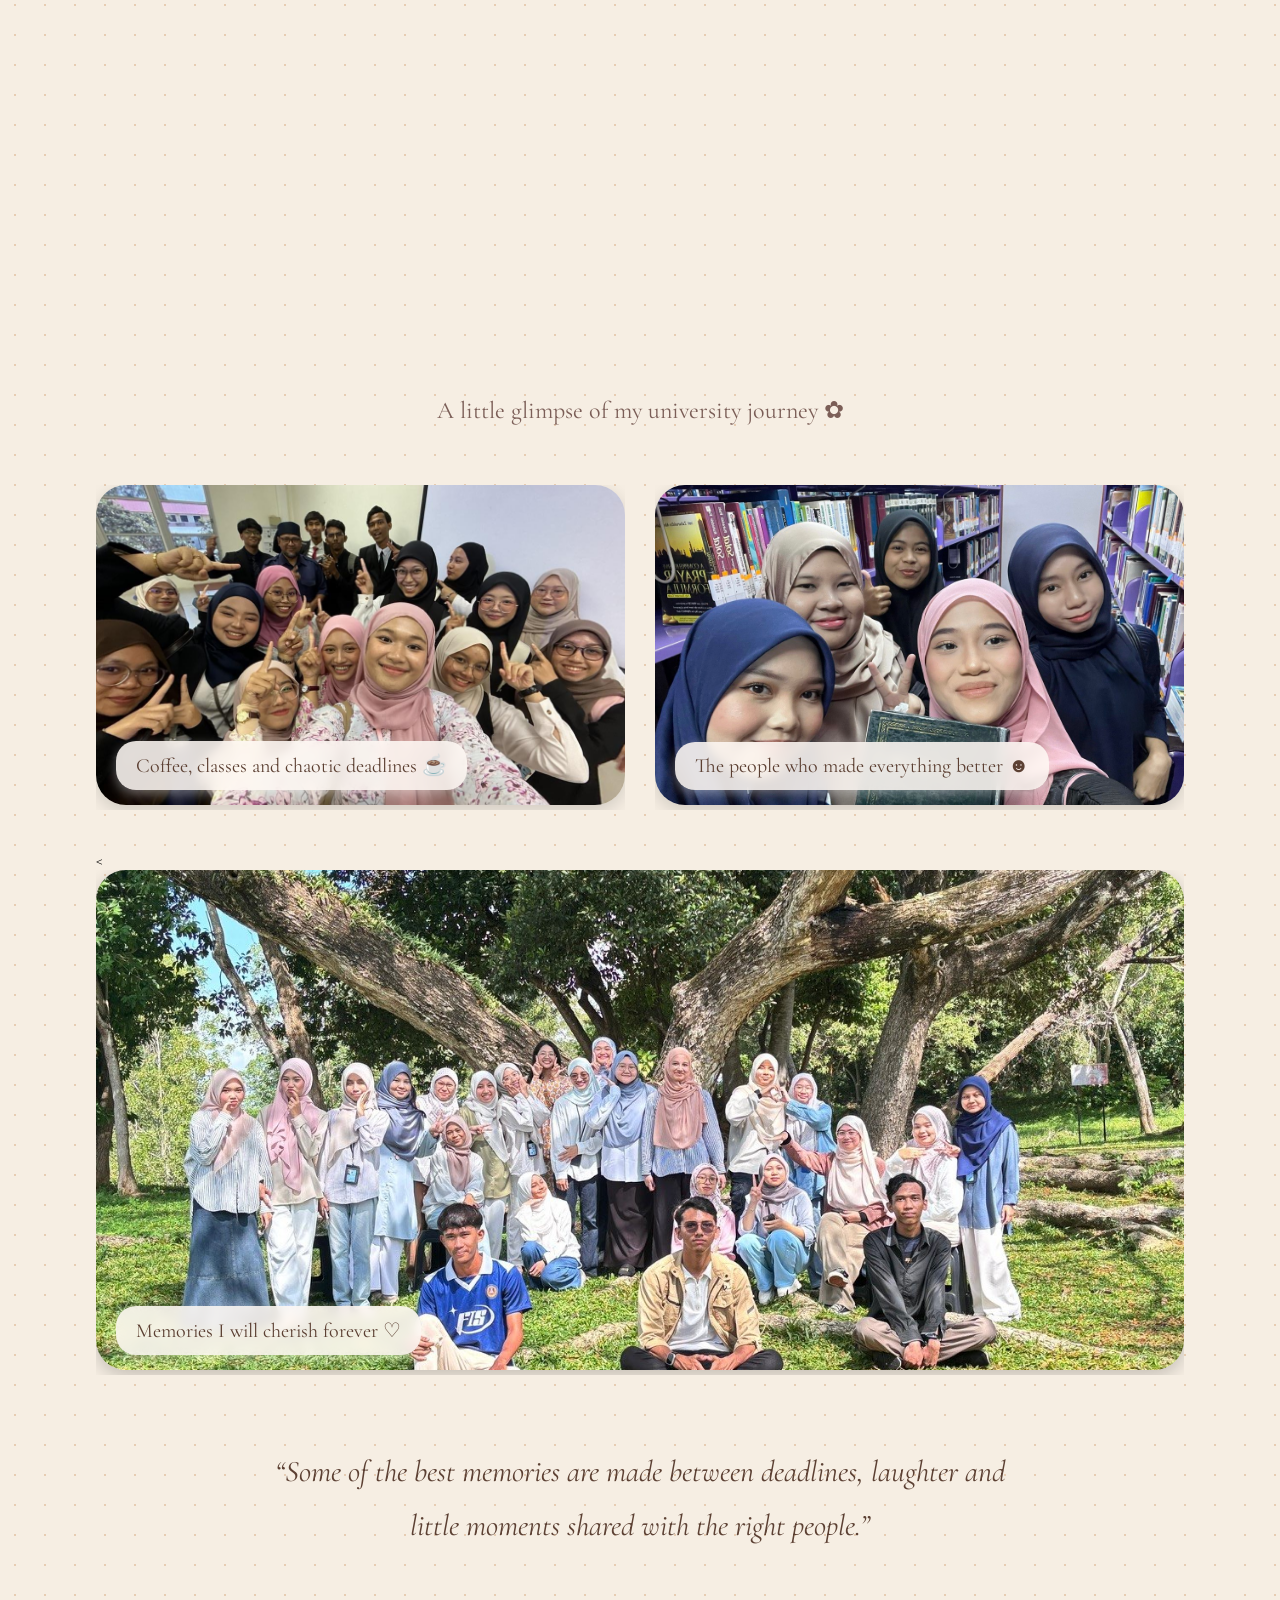
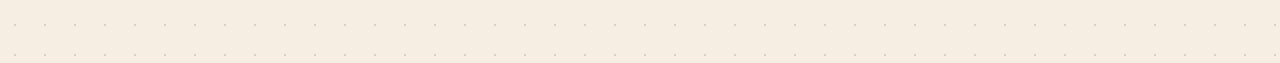
<file: university.html>
<!DOCTYPE html>
<html>
<head>

<title>University Life</title>
<link rel="stylesheet" href="styleuniversity.css">


<link rel="preconnect" href="https://fonts.googleapis.com">

<link rel="preconnect" href="https://fonts.gstatic.com" crossorigin>

<link href="https://fonts.googleapis.com/css2?family=Playfair+Display:ital,wght@1,600&family=Cormorant+Garamond:wght@300;400;500&display=swap" rel="stylesheet">


</head>

<body>

<nav>

<a href="index.html">⌂ Home</a>

<a href="about.html">♡ About Me</a>

<a href="education.html">✿ Education</a>

<a href="family.html">☻ My Family</a>

<a href="university.html">☕ University Life</a>

<a href="hobby.html">♫ Hobby</a>

<a href="happy.html">✧ Happy Moments</a>

<a href="dreams.html">☁ My Dreams</a>

</nav>

<div class="title-section">

<h1>☕ My University Life</h1>

<div class="divider">

♡ ─────── ✧ ─────── ♡

</div>

</div>

<p class="intro">

Between endless assignments, coffee runs, presentations and laughter with friends, university slowly became one of the most unforgettable chapters of my life. Every moment taught me something meaningful and shaped me into a stronger version of myself.

</p>

<div class="gallery">

<!-- BIG PHOTO -->

<div class="big-photo">

<img src="images/uni1.jpg">

<div class="caption">

Moments that made university life unforgettable ✨

</div>

</div>

<!-- ROW 1 -->

<div class="photo-row">

<div class="photo-card">

<img src="images/uni2.jpg">

<div class="caption">

Late nights & endless memories ☁

</div>

</div>

<div class="photo-card">

<img src="images/uni3.jpg">

<div class="caption">

Finding happiness between busy days ♡

</div>

</div>

</div>

<!-- VIDEO -->

<div class="video-section">

<iframe
width="800"
height="450"
src="https://www.youtube.com/embed/-oObPkOkLrU"
title="University Life Video"
frameborder="0"
allow="accelerometer; autoplay; clipboard-write; encrypted-media; gyroscope; picture-in-picture"
allowfullscreen>
</iframe>

<p class="video-caption">

A little glimpse of my university journey ✿

</p>

</div>

<!-- ROW 2 -->

<div class="photo-row">

<div class="photo-card">

<img src="images/uni4.jpg">

<div class="caption">

Coffee, classes and chaotic deadlines ☕

</div>

</div>

<div class="photo-card">

<img src="images/uni5.jpg">

<div class="caption">

The people who made everything better ☻

</div>

</div>

</div>

<!-- LAST PHOTO -->

<div class="big-photo">

<<!-- LAST PHOTO -->

<div class="big-photo">

<img src="images/uni6.jpg">

<div class="caption">

Memories I will cherish forever ♡

</div>

</div>

<p class="end-quote">

“Some of the best memories are made between deadlines, laughter and little moments shared with the right people.”

</p>

</div>

<audio autoplay loop>
    <source src="music/music.mp3" type="audio/mpeg">
</audio>

</div>
</body>
</html>
</file>
<file: style.css>
body{
    margin:0;
    font-family:'Cormorant Garamond', serif;
    background-color:#f6eee3;

    background-image:
    radial-gradient(#e6ccb2 1px, transparent 1px);

    background-size:30px 30px;

    animation:slideUp 1.8s ease;
     
}

nav{
    background-color:#d8c3a5;
    padding:20px;
    text-align:center;

    border-radius:0px 0px 25px 25px;
}

nav a{

    text-decoration:none;
    color:#5c4033;
    margin:18px;
    font-size:18px;
    font-weight:bold;
    letter-spacing:1px;
}

nav a:hover{

    color:white;
}


/* TOP DIVIDER */

.top-divider{
    text-align:center;
    font-size:26px;
    color:#b08968;
    margin-top:20px;
    margin-bottom:-40px;
    letter-spacing:4px;
}

/* MIDDLE DIVIDER */

.middle-divider{
    text-align:center;
    font-size:24px;
    color:#c8a27a;
    margin-bottom:30px;
    letter-spacing:3px;
}

.home{
    display:flex;
    justify-content:space-between;
    align-items:center;
    padding:80px;

}

/* LEFT SIDE */

.home-text{
    width:50%;
}

.home-text h1{

    font-family:'Playfair Display', serif;

    font-size:85px;
    color:#5c4033;
    font-style:italic;
    text-align:center;
    margin-bottom:30px;
    border:4px solid #c8a27a;
    padding:30px;
    border-radius:25px;
    background-color:#f3e5d7;

    box-shadow:0px 4px 10px rgba(0,0,0,0.1);
}

.home-text p{

     font-family:'Cormorant Garamond', serif;

     text-align:center;
    
     font-size:24px;
     color:#7b5e57;
     line-height:1.9;
     border:3px solid #d8c3a5;
     padding:25px;
     border-radius:20px;
     background-color:#fffaf5;
     margin-top:20px;

     box-shadow:0px 4px 10px rgba(0,0,0,0.1);
}

/* RIGHT SIDE */

.home-image img{
    width:500px;
    height:620px;
    object-fit:cover;

    border-radius:30px;
    border:8px solid #c8a27a;
    padding:10px;
    background-color:#f3e5d7;

    box-shadow:0px 5px 15px rgba(0,0,0,0.2);

    transition:1s;
}

.home h1{
    font-size:65px;
    color:#5c4033;
}

.home p{
    font-size:22px;
    color:#7b5e57;
}

.home img{
    width:350px;
    border-radius:25px;
    margin-top:30px;
}

@keyframes slideUp{

    from{
        opacity:0;
        transform:translateY(60px);

    } 

    to{
        opacity:1;
        transform:translateY(0);

      }

}

.menu-cards{

    display:flex;
    flex-wrap:wrap;

    justify-content:center;

    gap:40px;

    padding:60px;
}

.card{

    width:300px;

    background-color:#f3e5d7;

    border-radius:25px;

    overflow:hidden;

    box-shadow:0px 5px 15px rgba(0,0,0,0.1);

    transition:0.5s;
}

.card:hover{

    transform:translateY(-10px);

    box-shadow:0px 10px 20px rgba(0,0,0,0.15);
}

.card h3{

    background-color:#c8a27a;

    color:white;

    text-align:center;

    padding:18px;

    margin:0;

    font-size:22px;

    letter-spacing:1px;
}

.card img{

    width:100%;
    height:220px;

    object-fit:cover;
}

.card p{

    text-align:center;

    padding:18px;

    color:#7b5e57;

    font-size:18px;

}

.card-link{
    text-decoration:none;
    color:inherit;
    display:block;
}

.home-image{

    position:relative;

    display:flex;

    justify-content:center;

    align-items:center;
}
.slide-btn{
    position:absolute;
    top:50%;
    transform:translateY(-50%);
    background-color:rgba(200,162,122,0.8);
    color:white;
    border:none;
    font-size:28px;
    width:60px;
    height:60px;
    border-radius:50%;
    cursor:pointer;
    transition:0.3s;
    backdrop-filter:blur(5px);
    box-shadow:0px 4px 10px rgba(0,0,0,0.15);
    z-index:10; /* IMPORTANT so it stays above image */
}

/* LEFT BUTTON */
.slide-btn.left{
    left:20px;
}

/* RIGHT BUTTON */
.slide-btn.right{
    right:20px;

}
</file>
<file: styleaboutme.css>
body{
    margin:0;
    font-family:'Cormorant Garamond', serif;
    background-color:#f6eee3;
    background-image: radial-gradient(#e6ccb2 1px, transparent 1px);
    background-size:30px 30px;
    animation: fadeIn 1.2s ease;
}

/* NAV */
nav{
    background-color:#d8c3a5;
    padding:20px;
    text-align:center;
    border-radius:0px 0px 25px 25px;
}

nav a{
    text-decoration:none;
    color:#5c4033;
    margin:18px;
    font-size:18px;
    font-weight:bold;
    letter-spacing:1px;
}

nav a:hover{
    color:white;
    transition:0.3s;
}

/* ABOUT SECTION */
.about-section{
    text-align:center;
    padding:60px;
}

/* TITLE */
.about-section h1{
    font-family:'Playfair Display', serif;
    font-size:75px;
    color:#5c4033;
    font-style:italic;
    width:55%;
    margin:0 auto 40px auto;
    padding:25px;
    background-color:#fffaf5;
    border:4px solid #d8c3a5;
    border-radius:30px;
    box-shadow:0px 5px 15px rgba(0,0,0,0.1);
    animation: slideUp 1s ease, floatBox 4s ease-in-out infinite;
}

.middle-divider{
    font-size:24px;
    color:#c8a27a;
    margin-bottom:40px;
    letter-spacing:3px;
}

/* PHOTOS */
.about-photos{
    display:flex;
    justify-content:center;
    gap:25px;
    flex-wrap:wrap;
    margin-bottom:30px;
}

.about-pic{
    width:220px;
    height:320px;
    object-fit:cover;
    border-radius:25px;
    border:8px solid #c8a27a;
    padding:8px;
    background-color:#f3e5d7;
    box-shadow:0px 5px 15px rgba(0,0,0,0.15);
    transition:0.4s ease;
}

.about-pic:hover{
    transform:scale(1.05);
}

.then-now{
    color:#7b5e57;
    font-size:32px;
    margin-top:20px;
}

/* INTRO */
.intro{
    width:70%;
    margin:auto;
    margin-top:30px;
    font-size:24px;
    line-height:1.8;
    color:#7b5e57;
    background-color:#fffaf5;
    border:3px solid #d8c3a5;
    padding:30px;
    border-radius:25px;

    animation: slideUp 1s ease, floatBox 4s ease-in-out infinite;

}

/* INFO CARDS */
.info-container{
    display:flex;
    flex-wrap:wrap;
    justify-content:center;
    gap:30px;
    margin-top:60px;
}

.info-card{
    width:280px;
    background-color:#fffaf5;
    border:3px solid #d8c3a5;
    border-radius:25px;
    padding:25px;
    box-shadow:0px 4px 10px rgba(0,0,0,0.1);
    transition:0.4s ease;

    opacity:0;
    animation: slideUp 0.8s ease forwards;
}

/* stagger animation */
.info-card:nth-child(1){ animation-delay:0.1s; }
.info-card:nth-child(2){ animation-delay:0.2s; }
.info-card:nth-child(3){ animation-delay:0.3s; }
.info-card:nth-child(4){ animation-delay:0.4s; }
.info-card:nth-child(5){ animation-delay:0.5s; }
.info-card:nth-child(6){ animation-delay:0.6s; }
.info-card:nth-child(7){ animation-delay:0.7s; }
.info-card:nth-child(8){ animation-delay:0.8s; }
.info-card:nth-child(9){ animation-delay:0.9s; }

.info-card:hover{
    transform:translateY(-10px) scale(1.02);
    box-shadow:0px 10px 20px rgba(0,0,0,0.15);
}

/* TEXT */
.info-card h3{
    color:#5c4033;
    font-size:24px;
    margin-bottom:15px;
}

.info-card p{
    color:#7b5e57;
    font-size:20px;
    line-height:1.6;
}

/* VIDEO */
.video-section{
    text-align:center;
}

.video-section h2{
    text-align:center;
    color:#5c4033;
    font-size:40px;
    margin-bottom:30px;
    font-family:'Playfair Display', serif;
}

.video-section video{
    width:70%;
    display:block;
    margin:0 auto;
    border-radius:30px;
    border:8px solid #c8a27a;
    padding:10px;
    background-color:#f3e5d7;
    box-shadow:0px 5px 15px rgba(0,0,0,0.15);
}

/* ANIMATIONS */
@keyframes fadeIn{
    from{
        opacity:0;
        transform:translateY(20px);
    }
    to{
        opacity:1;
        transform:translateY(0);
    }
}

@keyframes slideUp{
    from{
        opacity:0;
        transform:translateY(30px);
    }
    to{
        opacity:1;
        transform:translateY(0);
    }
}

@keyframes floatBox{
    0%{ transform:translateY(0px); }
    50%{ transform:translateY(-8px); }
    100%{ transform:translateY(0px); }
}

/* MUSIC SECTION */
.music-section{
    text-align:center;
    margin-top:70px;
}

.music-section h2{
    font-family:'Playfair Display', serif;
    font-size:40px;
    color:#5c4033;
    margin-bottom:30px;
}

/* MUSIC CARD */
.music-card img{
    width:260px;
    height:260px;
    object-fit:cover;
    display:block;
    margin:25px auto;

    border-radius:50%;

    border:12px solid #5c4033;

    padding:10px;
    background-color:#f3e5d7;

    box-shadow:
    0px 8px 20px rgba(0,0,0,0.15),
    0px 0px 0px 8px #d8c3a5,
    0px 0px 0px 14px #fffaf5;

    animation:spinAlbum 12s linear infinite;
}

.music-card{
    display:block;
    width:380px;
    margin:auto;

    text-decoration:none;

    background-color:#fffaf5;
    border:3px solid #d8c3a5;
    border-radius:35px;

    padding:20px;

    box-shadow:0px 6px 18px rgba(0,0,0,0.1);

    transition:0.5s;
}

.music-card:hover{
    transform:translateY(-8px);
    box-shadow:0px 10px 25px rgba(0,0,0,0.15);
}

@keyframes spinAlbum{
    from{
        transform:rotate(0deg);
    }
    to{
        transform:rotate(360deg);
    }
}

.music-info{
    padding:15px;
    color:#7b5e57;
}

.music-card:hover{
    transform:translateY(-10px);
}

/* TEXT */
.music-info{
    padding:15px;
    color:#7b5e57;
}

.music-info h3{
    color:#5c4033;
    margin:10px 0 5px;
}

.music-info .desc{
    font-size:16px;
    margin-top:10px;
    line-height:1.5;
}
</file>
<file: styledreams.css>
body{
    margin:0;
    font-family:'Cormorant Garamond', serif;
    background-color:#f6eee3;
    background-image:radial-gradient(#e6ccb2 1px, transparent 1px);
    background-size:30px 30px;
}

/* NAVIGATION */

nav{
    background-color:#d8c3a5;
    padding:20px;
    text-align:center;
    border-radius:0px 0px 25px 25px;

    display:flex;
    justify-content:center;
    flex-wrap:wrap;
    gap:15px;

    animation:slideUp 1s ease;
}

nav a{
    text-decoration:none;
    color:#5c4033;
    font-size:18px;
    font-weight:bold;
    letter-spacing:1px;
    margin:0 12px;
    transition:0.3s;
}

nav a:hover{
    color:white;
}

/* TITLE */

h1{
    font-family:'Playfair Display', serif;
    font-size:60px;
    color:#5c4033;

    border:4px solid #c8a27a;
    padding:15px 40px;
    border-radius:20px;
    background-color:#fffaf5;

    box-shadow:0px 4px 10px rgba(0,0,0,0.1);

    display:table;
    margin:40px auto;

    animation:
    slideUp 1s ease,
    floatBox 4s ease-in-out infinite;
}

/* INTRO */

.intro{
    width:70%;
    margin:30px auto;
    text-align:center;
    font-size:22px;
    color:#7b5e57;

    background-color:#fffaf5;
    padding:25px;
    border-radius:25px;
    border:3px solid #d8c3a5;

    letter-spacing:0px;
    word-spacing:0px;
    line-height:1.8;

    box-shadow:0px 6px 15px rgba(0,0,0,0.1);

    animation: floatBeat 4s ease-in-out infinite, fadeIn 1.2s ease;
}

/* DREAM SECTION */

.dream-section{
    width:85%;
    margin:80px auto;

    background-color:#fffaf5;
    border:3px solid #d8c3a5;
    border-radius:30px;

    padding:30px;

    box-shadow:0px 5px 15px rgba(0,0,0,0.1);

    animation:
    slideUp 1s ease,
    floatBox 4s ease-in-out infinite;
}

.dream-section h2{
    color:#5c4033;
    font-family:'Playfair Display', serif;
    font-size:38px;
    text-align:center;
}

.dream-section p{
    color:#7b5e57;
    font-size:22px;
    line-height:1.8;
    text-align:center;
}

/* PHOTO GALLERY */

.gallery{
    display:grid;
    grid-template-columns:repeat(2,1fr);
    gap:25px;
    margin-top:30px;
}

.gallery img{
    width:100%;
    height:350px;
    object-fit:cover;

    border-radius:25px;
    border:5px solid #c8a27a;

    transition:0.4s;
}

.gallery img:hover{
    transform:scale(1.03);
}

.gallery-item{
    text-align:center;
}

.caption{
    margin-top:12px;

    font-family:'Playfair Display', serif;
    font-size:18px;
    color:#5c4033;

    letter-spacing:1px;

    background-color:#fffaf5;
    padding:8px 15px;

    border-radius:15px;

    display:inline-block;

    box-shadow:0px 3px 8px rgba(0,0,0,0.08);
}

/* VIDEO */

.video-box{
    text-align:center;
    margin-top:35px;
}

.video-box video{
    width:85%;

    border-radius:25px;
    border:5px solid #c8a27a;

    box-shadow:0px 5px 15px rgba(0,0,0,0.1);
}

/* DIVIDER */

.divider{
    text-align:center;
    font-size:24px;
    color:#c8a27a;
    margin:50px 0 20px;
    letter-spacing:3px;
}

/* QUOTE */

.quote{
    width:70%;
    margin:30px auto 70px auto;

    text-align:center;

    color:#5c4033;
    font-size:30px;
    font-style:italic;

    animation:fadeIn 2s ease;
}

/* ANIMATION */

@keyframes slideUp{

    from{
        opacity:0;
        transform:translateY(40px);
    }

    to{
        opacity:1;
        transform:translateY(0);
    }
}

@keyframes fadeIn{

    from{
        opacity:0;
    }

    to{
        opacity:1;
    }
}

@keyframes floatBox{

    0%{
        transform:translateY(0px);
    }

    50%{
        transform:translateY(-8px);
    }

    100%{
        transform:translateY(0px);
    }
}

@keyframes floatBeat{
    0%{transform:translateY(0);}
    50%{transform:translateY(-8px);}
    100%{transform:translateY(0);}
}

@keyframes fadeIn{
    from{opacity:0;}
    to{opacity:1;}
}
</file>
<file: styleeducation.css>
body{
    margin:0;
    font-family:'Cormorant Garamond', serif;
    background-color:#f6eee3;
    background-image: radial-gradient(#e6ccb2 1px, transparent 1px);
    background-size:30px 30px;
}

/* NAVBAR */
nav{
    background-color:#d8c3a5;
    padding:20px;
    text-align:center;
    border-radius:0px 0px 25px 25px;

    display:flex;
    justify-content:center;
    flex-wrap:wrap;
    gap:15px;

    animation: slideDown 1s ease;
}

nav a{
    text-decoration:none;
    color:#5c4033;
    font-size:18px;
    font-weight:bold;
    letter-spacing:1px;

    margin:0 12px;

    transition:0.3s;

    animation: slideUp 1s ease;
    animation-fill-mode: both;
}

nav a:hover{
    color:white;

}

/* TITLE */
h1{
    font-family:'Playfair Display', serif;
    font-size:60px;
    color:#5c4033;

    margin:40px auto;

    display:table;

    padding:25px 40px;

    background-color:#fffaf5;

    border:4px solid #d8c3a5;
    border-radius:30px;

    box-shadow:0px 5px 15px rgba(0,0,0,0.1);

    animation: slideUp 1s ease, floatBox 4s ease-in-out infinite;

}

/* TIMELINE SECTION */
.section{
    width:70%;
    margin:50px auto;
    background-color:#fffaf5;
    border:3px solid #d8c3a5;
    border-radius:25px;
    padding:30px;
    box-shadow:0px 5px 15px rgba(0,0,0,0.1);
    text-align:center;
    transition:0.4s ease;
}

.section:hover{
    transform:translateY(-8px);
}

/* IMAGES */
.edu-pic{
    width:220px;
    height:320px;
    object-fit:cover;
    border-radius:20px;
    margin:10px;
    border:5px solid #c8a27a;
}

.logo{
    width:120px;
    margin-top:10px;
}

/* TEXT */
p{
    font-size:20px;
    color:#7b5e57;
    line-height:1.7;
    margin-top:15px;
}

/* DIVIDER */
.divider{
    text-align:center;
    font-size:24px;
    color:#c8a27a;
    margin:20px 0;

}

.timeline{
    position:relative;
    width:80%;
    margin:60px auto;
}

/* center line */
.timeline::before{
    content:'';
    position:absolute;
    left:50%;
    top:0;
    height:calc(100% - 120px);
    width:4px;
    background-color:#c8a27a;
    transform:translateX(-50%);
}

/* each box */
.timeline-item{
    width:45%;
    padding:25px;
    background-color:#fffaf5;
    border:3px solid #d8c3a5;
    border-radius:25px;
    box-shadow:0px 5px 15px rgba(0,0,0,0.1);
    margin-bottom:60px;
    position:relative;
    transition:0.4s ease;

    animation: slideUp 1s ease, floatBox 4s ease-in-out infinite;

    display:flex;
    flex-direction:column;
    align-items:center;

}
.timeline-item:hover{
    transform:translateY(-8px);
}

/* left side */
.left{
    left:0;
}

/* right side */
.right{
    left:55%;
}

/* images */
.edu-pic{
    width:200px;
    height:300px;
    object-fit:cover;
    border-radius:20px;
    border:5px solid #c8a27a;
    margin:10px;
}

.logo{
    width:100px;
    margin-top:10px;
}

/* text */
.timeline-item p{

    font-size:20px;

    color:#7b5e57;

    line-height:1.7;

    text-align:center;
}
.edu-logo{

    width:170px;

    position:absolute;

    top:50%;

    transform:translateY(-50%);

    transition:0.4s ease;
}

.uitm-logo{

    width:220px;
}
.edu-logo:hover{

    transform:translateY(-50%) scale(1.08);
}

.timeline-item.left .edu-logo{

    right:-240px;
}

.timeline-item.right .edu-logo{

    left:-240px;

}

@keyframes slideUp{
    from{
        opacity:0;
        transform:translateY(40px);
    }
    to{
        opacity:1;
        transform:translateY(0);
    }
}

@keyframes floatBox{
    0%{
        transform:translateY(0px);
    }
    50%{
        transform:translateY(-8px);
    }
    100%{
        transform:translateY(0px);
    }

}
</file>
<file: stylefamily.css>
body{
    margin:0;
    font-family:'Cormorant Garamond', serif;
    background-color:#f6eee3;
    background-image: radial-gradient(#e6ccb2 1px, transparent 1px);
    background-size:30px 30px;
}

/* NAV */

nav{
    background-color:#d8c3a5;
    padding:20px;
    text-align:center;
    border-radius:0px 0px 25px 25px;

    display:flex;
    justify-content:center;
    flex-wrap:wrap;
    gap:15px;

    animation: slideDown 1s ease;
}

nav a{
    text-decoration:none;
    color:#5c4033;
    font-size:18px;
    font-weight:bold;
    letter-spacing:1px;

    margin:0 12px;

    transition:0.3s;

    animation: slideUp 1s ease;
    animation-fill-mode: both;
}

nav a:hover{
    color:white;

}

/* TITLE */
h1{
    font-family:'Playfair Display', serif;
    font-size:60px;
    color:#5c4033;

    border:4px solid #c8a27a;
    padding:15px 40px;
    border-radius:20px;
    background-color:#fffaf5;

    box-shadow:0px 4px 10px rgba(0,0,0,0.1);

    display:table;
    margin:40px auto;

    animation:
    slideUp 1s ease,
    floatBox 4s ease-in-out infinite; 

}

/* LAYOUT */
.section{
    padding:40px;
}

/* POLAROID WALL */
.wall{
    display:flex;
    flex-wrap:wrap;
    justify-content:center;
    gap:35px;
}

/* POLAROID */
.polaroid{
    background:white;
    padding:15px 15px 40px 15px;
    width:260px;
    box-shadow:0px 8px 20px rgba(0,0,0,0.15);
    text-align:center;
    transition:0.4s ease;

    animation: slideUp 1s ease;
}

.polaroid:hover{
    transform:scale(1.05);
}

.polaroid img{
    width:100%;
    height:280px;
    object-fit:cover;
}

.p1{ transform:rotate(-3deg); }
.p2{ transform:rotate(3deg); }
.p3{ transform:rotate(-2deg); }

/* VIDEO */
.video-box{
    text-align:center;
    margin-top:60px;
}

.video-box h2{
    animation: slideUp 1s ease;
}

.video-row{
    display:flex;
    justify-content:center;
    gap:30px;
    flex-wrap:wrap;
}

video{
    width:380px;
    height:680px;
    object-fit:cover;

    border-radius:20px;
    border:6px solid #c8a27a;
    box-shadow:0px 6px 15px rgba(0,0,0,0.2);

    animation: slideUp 1.2s ease;
}

/* MOM SECTION */
.mom-section{
    display:flex;
    align-items:center;
    justify-content:center;
    gap:40px;
    margin-top:80px;
    padding:30px;
}

.mom-section img{
    width:300px;
    height:400px;
    object-fit:cover;
    border-radius:25px;
    border:6px solid #c8a27a;
    box-shadow:0px 6px 15px rgba(0,0,0,0.2);

    animation: slideUp 1.3s ease;
}

.mom-text{
    width:40%;
    font-size:22px;
    color:#7b5e57;
    line-height:1.8;
    background-color:#fffaf5;
    padding:25px;
    border-radius:20px;
    border:3px solid #d8c3a5;
    box-shadow:0px 4px 10px rgba(0,0,0,0.1);

   animation:
   slideUp 1.3s ease,
   floatBox 4s ease-in-out infinite;

}

.mom-text h2{
    font-family:'Playfair Display', serif;
    color:#5c4033;
    margin-bottom:15px;
}

/* DAD SECTION */
.dad-section{
    display:flex;
    flex-direction: row-reverse;
    align-items:center;
    justify-content:center;
    gap:40px;
    margin-top:80px;
    padding:30px;
    animation: slideUp 1.3s ease;

}

.dad-section img{
    width:300px;
    height:400px;
    object-fit:cover;
    border-radius:25px;
    border:6px solid #c8a27a;
    box-shadow:0px 6px 15px rgba(0,0,0,0.2);
}

.dad-text{
    width:40%;
    font-size:22px;
    color:#7b5e57;
    line-height:1.8;
    background-color:#fffaf5;
    padding:25px;
    border-radius:20px;
    border:3px solid #d8c3a5;
    box-shadow:0px 4px 10px rgba(0,0,0,0.1);

    animation:
    slideUp 1.3s ease,
    floatBox 4s ease-in-out infinite;

}

.mom-text h2,
.dad-text h2{
    font-family:'Playfair Display', serif;
    color:#5c4033;
    margin-bottom:15px;
    font-size:28px;
    letter-spacing:1px;
}

.divider{
    text-align:center;
    font-size:24px;
    color:#c8a27a;
    margin:50px 0;
}

/* ANIMATION */
@keyframes floatBox{

    0%{
        transform:translateY(0px);
    }

    50%{
        transform:translateY(-8px);
    }

    100%{
        transform:translateY(0px);
    }
}

@keyframes slideUp{
    from{
        opacity:0;
        transform:translateY(40px);
    }
    to{
        opacity:1;
        transform:translateY(0);
    }
}

@keyframes slideDown{
    from{
        opacity:0;
        transform:translateY(-40px);
    }
    to{
        opacity:1;
        transform:translateY(0);
    }

}
</file>
<file: stylehappy.css>
body{
    margin:0;
    font-family:'Cormorant Garamond', serif;
    background-color:#f6eee3;
    background-image:radial-gradient(#e6ccb2 1px, transparent 1px);
    background-size:30px 30px;
}

/* NAVIGATION */

nav{
    background-color:#d8c3a5;
    padding:20px;
    text-align:center;
    border-radius:0px 0px 25px 25px;

    display:flex;
    justify-content:center;
    flex-wrap:wrap;
    gap:15px;

    animation:slideDown 1s ease;
}

nav a{
    text-decoration:none;
    color:#5c4033;
    font-size:18px;
    font-weight:bold;
    letter-spacing:1px;

    margin:0 12px;

    transition:0.3s;

    animation:slideUp 1s ease;
    animation-fill-mode:both;
}

nav a:hover{
    color:white;

}

/* TITLE */

h1{
    font-family:'Playfair Display', serif;
    font-size:60px;
    color:#5c4033;

    border:4px solid #c8a27a;
    padding:15px 40px;
    border-radius:20px;
    background-color:#fffaf5;

    box-shadow:0px 4px 10px rgba(0,0,0,0.1);

    display:table;
    margin:40px auto;

    animation:
    slideUp 1s ease,
    floatTitle 4s ease-in-out infinite;
}

/* INTRO */

.intro{
    width:75%;
    margin:30px auto;

    text-align:center;

    font-size:24px;
    color:#7b5e57;
    line-height:1.8;

    background-color:#fffaf5;
    border:3px solid #d8c3a5;
    border-radius:25px;

    padding:25px;

    box-shadow:0px 4px 10px rgba(0,0,0,0.1);

    animation:
    slideUp 1s ease,
    floatBox 4s ease-in-out infinite;
}

/* VIDEO GRID */

.video-grid{

    width:85%;

    margin:60px auto;

    display:grid;

    grid-template-columns:repeat(2, 1fr);

    gap:40px;

    justify-items:center;

}

.video-card{

    width:320px;

    background:#fffaf5;

    border:3px solid #d8c3a5;

    border-radius:25px;

    padding:20px;

    box-shadow:0px 5px 15px rgba(0,0,0,0.1);

    transition:0.4s ease;

    animation:
    slideUp 1s ease,
    floatBox 4s ease-in-out infinite;

}

.video-card:hover{
    transform:translateY(-10px);
}

.video-card video{

    width:100%;

    height:500px;

    object-fit:cover;

    border-radius:20px;

    border:4px solid #c8a27a;
}

.video-card h2{
    color:#5c4033;
    text-align:center;
    font-size:28px;
}

.video-card p{
    color:#7b5e57;
    font-size:20px;
    text-align:center;
    line-height:1.7;
}

/* FEATURED VIDEO */

.featured-video{
    width:80%;
    margin:70px auto;

    background-color:#fffaf5;
    border:3px solid #d8c3a5;
    border-radius:30px;

    padding:25px;

    text-align:center;

    box-shadow:0px 5px 15px rgba(0,0,0,0.1);

    transition:0.4s ease;

    animation:slideUp 1.2s ease;
}

.featured-video:hover{
    transform:translateY(-8px);
}

.featured-video video{
    width:100%;

    border-radius:25px;
    border:5px solid #c8a27a;
}

.featured-video h2{
    color:#5c4033;
    font-size:35px;
}

.featured-video p{
    width:85%;
    margin:auto;

    color:#7b5e57;
    font-size:22px;
    line-height:1.8;
}

/* QUOTE */

.quote{
    width:70%;
    margin:70px auto;

    text-align:center;

    font-size:32px;
    font-style:italic;

    color:#5c4033;

    animation:fadeIn 2s ease;
}

/* ANIMATION */

@keyframes slideUp{
    from{
        opacity:0;
        transform:translateY(40px);
    }

    to{
        opacity:1;
        transform:translateY(0);
    }
}

@keyframes slideDown{
    from{
        opacity:0;
        transform:translateY(-40px);
    }

    to{
        opacity:1;
        transform:translateY(0);
    }
}

@keyframes fadeIn{
    from{
        opacity:0;
    }

    to{
        opacity:1;
    }
}

@keyframes floatTitle{
    0%{
        transform:translateY(0px);
    }

    50%{
        transform:translateY(-10px);
    }

    100%{
        transform:translateY(0px);
    }
}

@keyframes floatBox{
    0%{
        transform:translateY(0px);
    }

    50%{
        transform:translateY(-5px);
    }

    100%{
        transform:translateY(0px);
    }
}

@keyframes floatBox{

    0%{
        transform:translateY(0px);
    }

    50%{
        transform:translateY(-12px);
    }

    100%{
        transform:translateY(0px);
    }
}
</file>
<file: stylehobby.css>
/* BODY */
body{
    margin:0;
    font-family:'Cormorant Garamond', serif;
    background-color:#f6eee3;
    background-image: radial-gradient(#e6ccb2 1px, transparent 1px);
    background-size:30px 30px;
}

/* NAV */
nav{
    background-color:#d8c3a5;
    padding:20px;
    text-align:center;
    border-radius:0px 0px 25px 25px;

    display:flex;
    justify-content:center;
    flex-wrap:wrap;
    gap:15px;

    animation: slideDown 0.8s ease;
}

nav a{
    text-decoration:none;
    color:#5c4033;
    font-size:18px;
    font-weight:bold;
    letter-spacing:1px;

    margin:0 12px;
    transition:0.3s;

    animation: slideUp 0.8s ease;
    animation-fill-mode: both;
}

nav a:hover{
    color:white;
}

/* BIG TITLE */
h1{
    text-align:center;
    font-family:'Playfair Display', serif;
    font-size:65px;
    color:#5c4033;

    margin:40px auto;
    width:60%;

    padding:25px;
    background-color:#fffaf5;

    border:4px solid #d8c3a5;
    border-radius:30px;

    box-shadow:0px 5px 15px rgba(0,0,0,0.1);

    animation: floatBeat 4s ease-in-out infinite, titleIn 1s ease;
}

/* INTRO BOX */
.intro{
    width:70%;
    margin:30px auto;
    text-align:center;
    font-size:22px;
    color:#7b5e57;

    background-color:#fffaf5;
    padding:25px;
    border-radius:25px;
    border:3px solid #d8c3a5;

    letter-spacing:0px;
    word-spacing:0px;
    line-height:1.8;

    animation: floatBeat 4s ease-in-out infinite, fadeIn 1.2s ease;
}

/* GALLERY */
.gallery{
    width:85%;
    margin:auto;
}

/* ROW */
.row{
    display:flex;
    gap:25px;
    margin-bottom:25px;
}

/* PHOTO BOX */
.photo{
    flex:1;
    position:relative;
    overflow:hidden;

    border-radius:25px;
    border:5px solid #c8a27a;

    box-shadow:0px 6px 15px rgba(0,0,0,0.15);

    animation: slideUp 1s ease;
}

.photo img{
    width:100%;
    height:420px;
    object-fit:cover;
    transition:0.5s;
}

.photo:hover img{
    transform:scale(1.05);
    filter:brightness(1.05);
}

/* CAPTION */
.caption{
    position:absolute;
    bottom:15px;
    left:15px;

    background-color:rgba(255,250,245,0.9);
    color:#5c4033;

    padding:12px 18px;
    border-radius:18px;

    font-size:18px;
    width:80%;

    transition:0.4s;
}

.photo:hover .caption{
    transform:translateY(-5px);
}

.divider{
    text-align:center;
    font-size:24px;
    color:#c8a27a;
    margin:50px 0;
}

/* ANIMATIONS */
@keyframes slideUp{
    from{opacity:0; transform:translateY(40px);}
    to{opacity:1; transform:translateY(0);}
}

@keyframes slideDown{
    from{opacity:0; transform:translateY(-40px);}
    to{opacity:1; transform:translateY(0);}
}

@keyframes fadeIn{
    from{opacity:0;}
    to{opacity:1;}
}

/* UNIFIED FLOAT (ALL IN SAME BEAT) */
@keyframes floatBeat{
    0%{transform:translateY(0);}
    50%{transform:translateY(-8px);}
    100%{transform:translateY(0);}
}

@keyframes titleIn{
    from{opacity:0; transform:translateY(30px);}
    to{opacity:1; transform:translateY(0);}
}

/* VIDEO SECTION */
.video-section{
    width:80%;
    margin:60px auto;
    text-align:center;

    background-color:#fffaf5;
    padding:25px;
    border-radius:25px;
    border:4px solid #d8c3a5;

    box-shadow:0px 6px 15px rgba(0,0,0,0.1);

    animation: fadeIn 1.5s ease;
}

/* LANDSCAPE VIDEO */
.food-video{
    width:100%;
    max-height:450px;
    border-radius:20px;
    object-fit:cover;
    border:3px solid #c8a27a;
}

/* CAPTION */
.video-caption{
    margin-top:15px;
    font-size:20px;
    color:#7b5e57;
    font-style:italic;
    text-align:center;
    line-height:1.8;
}
</file>
<file: styleuniversity.css>
body{

    margin:0;

    font-family:'Cormorant Garamond', serif;

    background-color:#f6eee3;

    background-image:
    radial-gradient(#e6ccb2 1px, transparent 1px);

    background-size:30px 30px;
}

/* NAVIGATION */
nav{
    background-color:#d8c3a5;
    padding:20px;
    text-align:center;
    border-radius:0px 0px 25px 25px;

    display:flex;
    justify-content:center;
    flex-wrap:wrap;
    gap:15px;
    animation:slideDown 1s ease;
}

nav a{
    text-decoration:none;
    color:#5c4033;
    font-size:18px;
    font-weight:bold;
    letter-spacing:1px;

    margin:0 12px;

    transition:0.3s;

    animation: slideUp 1s ease;
    animation-fill-mode: both;
}

nav a:hover{
    color:white;

}

/* TITLE */

.title-section{

    text-align:center;

    margin-top:50px;
}

.title-section h1{

    font-family:'Playfair Display', serif;

    font-size:65px;

    color:#5c4033;

    width:55%;

    margin:auto;

    padding:25px;

    background-color:#fffaf5;

    border:4px solid #d8c3a5;

    border-radius:30px;

    box-shadow:0px 5px 15px rgba(0,0,0,0.1);

    animation:
    slideUp 1s ease,
    floatTitle 4s ease-in-out infinite;

    transition:0.4s;
}

.title-section h1:hover{

    transform:scale(1.02);
}

.divider{

    font-size:24px;

    color:#c8a27a;

    margin-top:25px;

    letter-spacing:3px;

    animation:fadeIn 2s ease;
}

/* INTRO */

.intro{

    width:70%;

    margin:40px auto;

    text-align:center;

    font-size:25px;

    color:#7b5e57;

    line-height:1.8;

    background-color:#fffaf5;

    border:3px solid #d8c3a5;

    padding:30px;

    border-radius:25px;

    box-shadow:0px 4px 10px rgba(0,0,0,0.1);

    animation:
    slideUp 1s ease,
    floatTitle 4s ease-in-out infinite;

}

/* GALLERY */

.gallery{

    width:85%;

    margin:auto;
}

/* BIG IMAGE */

.big-photo{

    position:relative;

    margin-bottom:40px;

    overflow:hidden;

    animation:slideUp 1s ease;
}

.big-photo img{

    width:100%;

    height:500px;

    object-fit:cover;

    border-radius:30px;

    box-shadow:0px 6px 18px rgba(0,0,0,0.2);

    transition:0.5s;
}

.big-photo img:hover{

    transform:scale(1.03);

    filter:brightness(1.03);
}

/* PHOTO ROW */

.photo-row{

    display:flex;

    gap:30px;

    margin-bottom:40px;
}

.photo-card{

    flex:1;

    position:relative;

    overflow:hidden;

    animation:slideUp 1s ease;
}

.photo-card img{

    width:100%;

    height:320px;

    object-fit:cover;

    border-radius:30px;

    box-shadow:0px 6px 18px rgba(0,0,0,0.15);

    transition:0.5s;
}

.photo-card img:hover{

    transform:scale(1.05) rotate(1deg);

    filter:brightness(1.05);
}

/* CAPTION */

.caption{

    position:absolute;

    bottom:20px;

    left:20px;

    background-color:rgba(255,250,245,0.88);

    color:#5c4033;

    padding:12px 20px;

    border-radius:20px;

    font-size:20px;

    backdrop-filter:blur(5px);

    box-shadow:0px 4px 12px rgba(255,255,255,0.4);

    transition:0.4s;
}

.photo-card:hover .caption,
.big-photo:hover .caption{

    transform:translateY(-5px);

    background-color:rgba(255,250,245,0.97);
}

/* VIDEO */

.video-section{

    text-align:center;

    margin:60px 0;

    animation:slideUp 1.5s ease;
}

.video-section video{

    width:80%;

    border-radius:35px;

    border:8px solid #d8c3a5;

    padding:10px;

    background-color:#fffaf5;

    box-shadow:0px 6px 18px rgba(0,0,0,0.15);

    transition:0.5s;
}

.video-section video:hover{

    transform:scale(1.02);
}

.video-caption{

    margin-top:20px;

    font-size:24px;

    color:#7b5e57;
}

/* LAST QUOTE */

.end-quote{

    width:70%;

    margin:70px auto;

    text-align:center;

    font-size:30px;

    color:#5c4033;

    font-style:italic;

    line-height:1.8;

    animation:fadeIn 3s ease;
}

/* ANIMATIONS */

@keyframes slideUp{

    from{
        opacity:0;
        transform:translateY(50px);
    }

    to{
        opacity:1;
        transform:translateY(0);
    }
}

@keyframes slideDown{

    from{
        opacity:0;
        transform:translateY(-50px);
    }

    to{
        opacity:1;
        transform:translateY(0);
    }
}

@keyframes fadeIn{

    from{
        opacity:0;
    }

    to{
        opacity:1;
    }
}

@keyframes floatTitle {
    0% { transform: translateY(0px); }
    50% { transform: translateY(-8px); }
    100% { transform: translateY(0px); }

}

@keyframes floatBox {
    0% { transform: translateY(0px); }
    50% { transform: translateY(-8px); }
    100% { transform: translateY(0px); }
}

@keyframes navPop{
    from{
        opacity:0;
        transform:translateY(-20px);
    }
    to{
        opacity:1;
        transform:translateY(0);
    }

}
</file>
